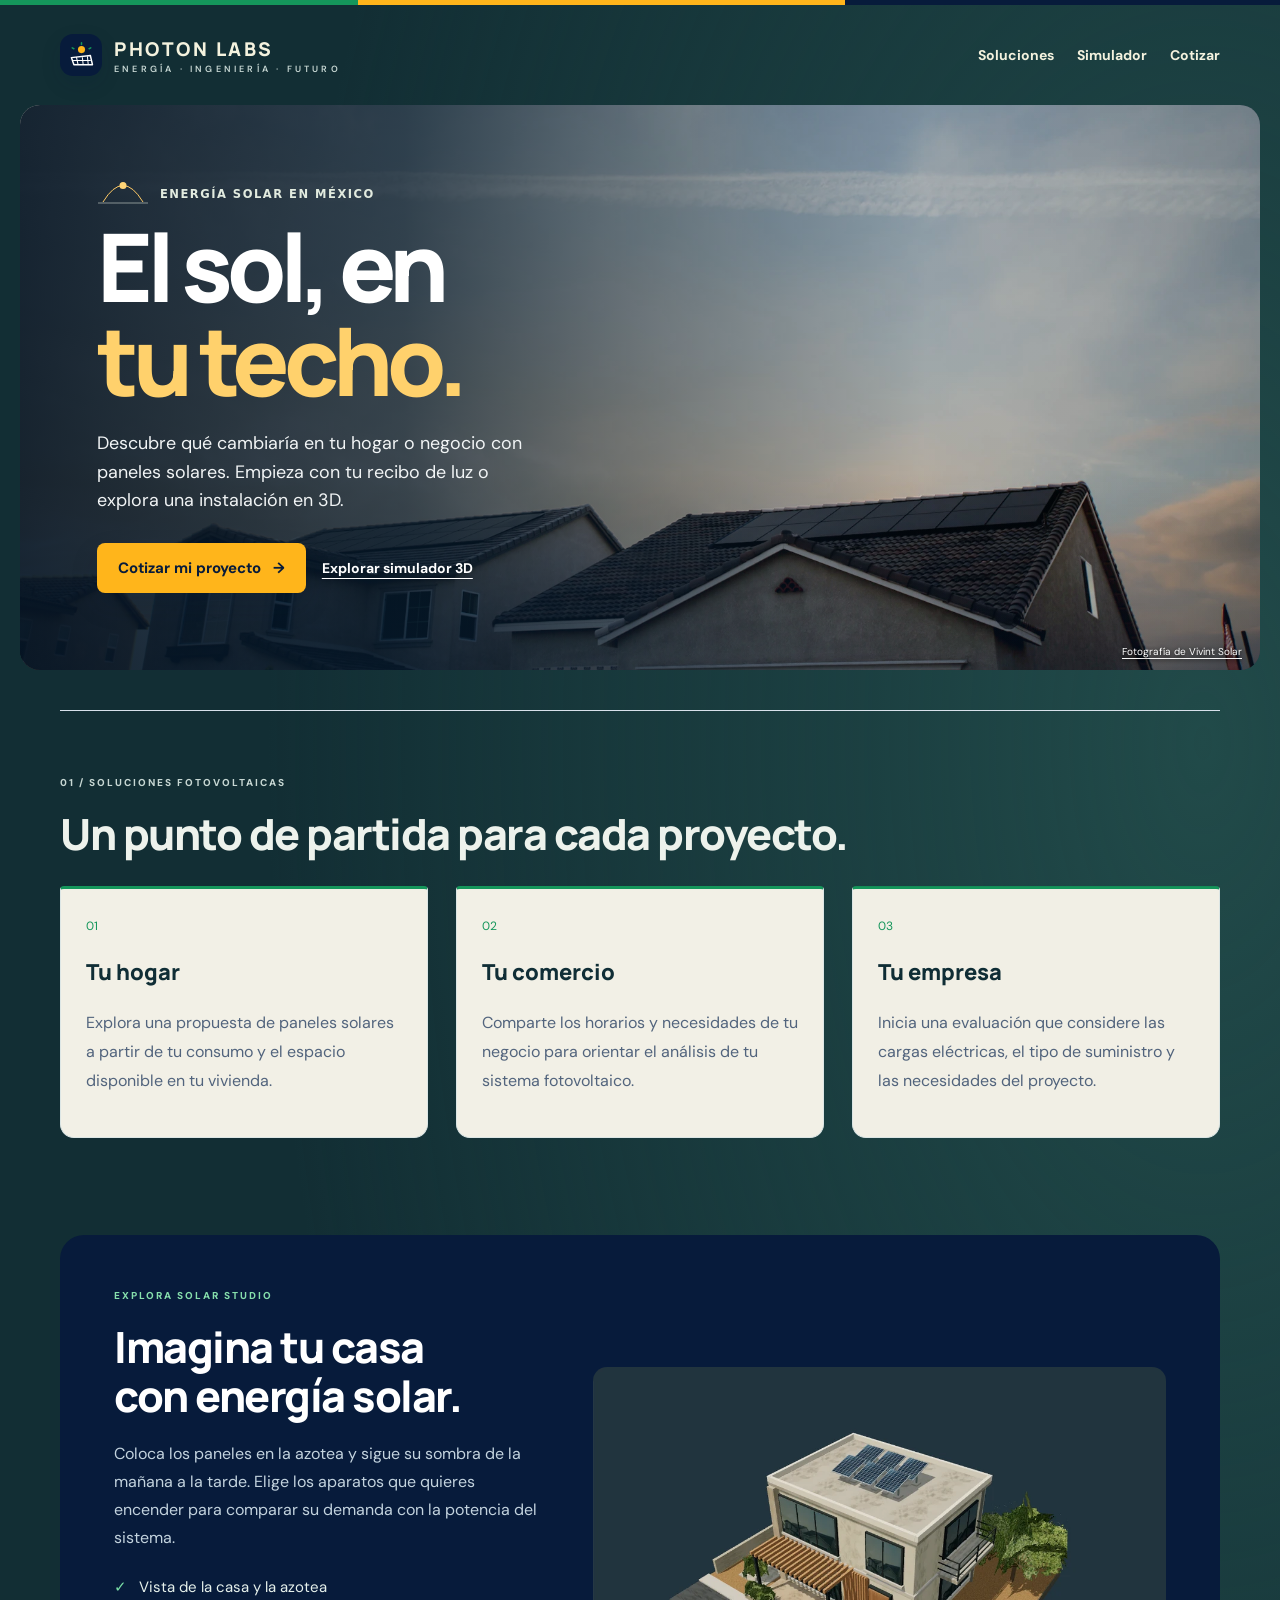
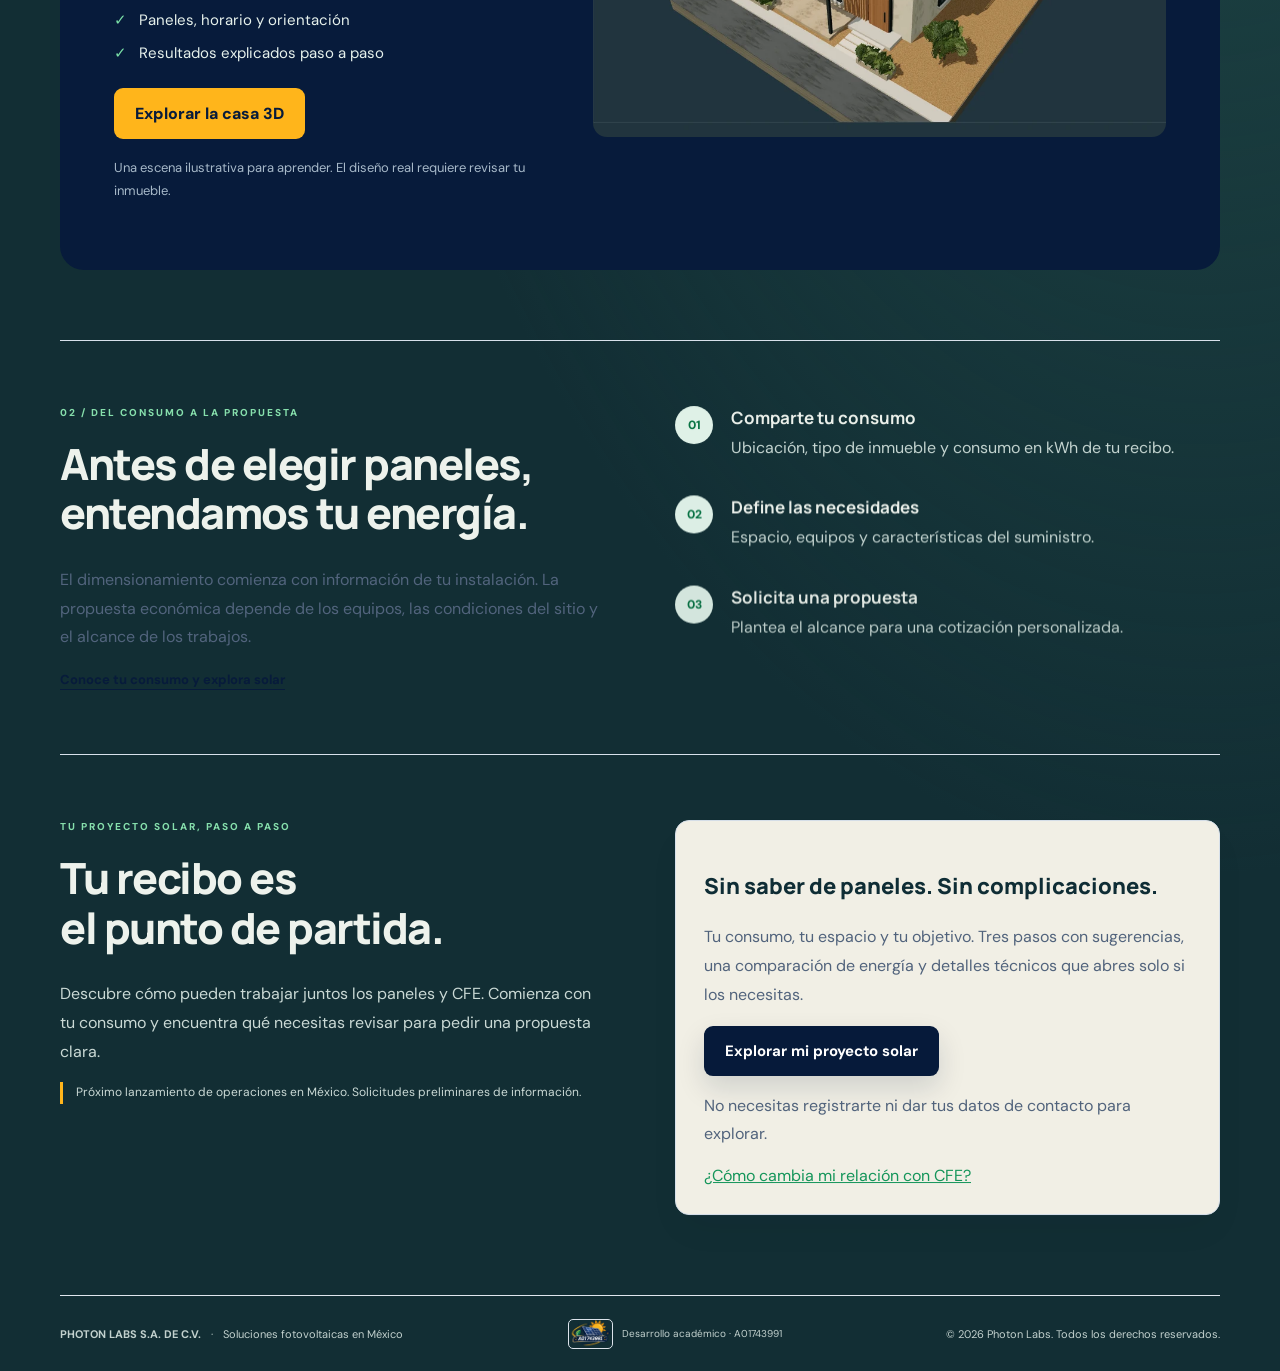
<file: index.html>
<!doctype html>
<html lang="es">
<head>
  <meta charset="utf-8">
  <meta name="viewport" content="width=device-width, initial-scale=1">
  <meta name="theme-color" content="#071b3b">
  <meta name="description" content="Photon Labs: soluciones de energía solar con ingeniería, análisis y respaldo técnico. Muy pronto iniciamos operaciones en México.">
  <title>Photon Labs | Soluciones solares</title>
  <link rel="preconnect" href="https://fonts.googleapis.com">
  <link rel="preconnect" href="https://fonts.gstatic.com" crossorigin>
  <link href="https://fonts.googleapis.com/css2?family=DM+Sans:wght@400;500;600;700&family=Manrope:wght@400;500;600;700;800&display=swap" rel="stylesheet">
  <style>
    :root{--navy:#071b3b;--navy2:#0b2b55;--gold:#ffb51b;--green:#15965b;--paper:#f4f7fb;--ink:#10233f;--muted:#61718a}
    *{box-sizing:border-box}
    html{scroll-behavior:smooth}
    body{margin:0;background:var(--paper);color:var(--ink);font-family:"DM Sans",sans-serif}
    .page{min-height:100vh;overflow:hidden;position:relative;background:
      radial-gradient(ellipse at 82% 35%,rgba(255,181,27,.12),transparent 30%),
      radial-gradient(ellipse at 12% 82%,rgba(21,150,91,.08),transparent 26%),var(--paper)}
    .topline{height:5px;background:linear-gradient(90deg,var(--green) 0 28%,var(--gold) 28% 66%,var(--navy) 66%)}
    header{width:min(1160px,calc(100% - 48px));margin:auto;height:100px;display:flex;align-items:center;justify-content:space-between;position:relative;z-index:2}
    .brand{display:flex;align-items:center;gap:12px;text-decoration:none;color:var(--navy)}
    .brand-mark{width:42px;height:42px;border-radius:13px;background:var(--navy);display:grid;place-items:center;box-shadow:0 8px 20px #071b3b22}
    .brand-mark svg{width:27px;height:27px}
    .brand-name{font:800 19px "Manrope",sans-serif;letter-spacing:2.5px}
    .brand-name span{display:block;color:var(--muted);font:600 9px "DM Sans",sans-serif;letter-spacing:3.2px;margin-top:1px}
    .status{display:flex;align-items:center;gap:9px;color:#53647c;font-size:12px;font-weight:700;letter-spacing:1.2px;text-transform:uppercase}
    .pulse{width:8px;height:8px;background:var(--green);border-radius:50%;box-shadow:0 0 0 5px #15965b18}
    main{width:min(1160px,calc(100% - 48px));margin:0 auto;min-height:calc(100vh - 180px);display:grid;grid-template-columns:1.05fr .95fr;align-items:center;gap:36px;padding:40px 0 65px;position:relative;z-index:1}
    .eyebrow{display:inline-flex;align-items:center;gap:10px;color:var(--green);font-size:11px;font-weight:800;letter-spacing:2.5px;text-transform:uppercase;margin-bottom:24px}
    .eyebrow:before{content:"";width:28px;height:2px;background:var(--green)}
    h1{font:800 clamp(48px,6.5vw,82px)/.99 "Manrope",sans-serif;letter-spacing:-4.5px;color:var(--navy);margin:0;max-width:680px}
    h1 .soon{display:block;color:var(--gold);text-shadow:0 7px 22px #ffb51b22}
    .lead{font-size:17px;line-height:1.8;color:#52647d;max-width:550px;margin:28px 0 30px}
    .lead strong{color:var(--navy);font-weight:700}
    .actions{display:flex;align-items:center;gap:16px;flex-wrap:wrap}
    .cta{display:inline-flex;align-items:center;gap:12px;padding:15px 21px;border-radius:9px;background:var(--navy);color:#fff;text-decoration:none;font-size:13px;font-weight:700;box-shadow:0 12px 28px #071b3b24;transition:transform .2s,background .2s}
    .cta:hover{transform:translateY(-3px);background:var(--navy2)}
    .cta svg{width:16px;height:16px}
    .note{font-size:12px;color:#7b899d}
    footer{width:min(1160px,calc(100% - 48px));margin:auto;border-top:1px solid #dfe6ee;min-height:76px;display:flex;justify-content:space-between;align-items:center;gap:20px;color:#8491a3;font-size:11px;position:relative;z-index:2}
    .footer-left{display:flex;align-items:center;gap:10px}
    .footer-left strong{color:#53647c}
    .student-mark{display:flex;align-items:center;gap:9px}
    .student-mark img{width:45px;height:30px;object-fit:cover;object-position:center 68%;border-radius:5px;border:1px solid #dce3eb}
    .student-mark span{font-size:10px;color:#7c899b}
    @media(prefers-reduced-motion:reduce){*,*:before,*:after{animation:none!important;scroll-behavior:auto!important;transition:none!important}}
  
    header nav{display:flex;gap:23px}header nav a{color:var(--navy);text-decoration:none;font-size:13px;font-weight:700}.secondary-link{color:var(--navy);font-size:13px;font-weight:700;text-underline-offset:5px}.commercial{width:min(1160px,calc(100% - 48px));margin:0 auto;padding:65px 0;border-top:1px solid #d8e1eb}.section-label{font-size:10px;font-weight:800;letter-spacing:2px;color:var(--green);margin-bottom:20px}h2{font:800 clamp(28px,3.4vw,43px)/1.15 "Manrope",sans-serif;letter-spacing:-1.5px;margin:0 0 28px}.solutions{display:grid;grid-template-columns:repeat(3,1fr);gap:28px}.solutions article{border-top:3px solid var(--green);padding-top:18px}.solutions span{color:var(--green);font-size:12px}.solutions h3{font:800 22px "Manrope",sans-serif}.commercial p{color:#52647d;line-height:1.8;font-size:15px}.process,.quote{display:grid;grid-template-columns:1fr 1fr;gap:70px}.process ol{margin:0;padding-left:24px}.process li{padding:8px 0 12px 12px}.process li::marker{color:var(--green);font-weight:bold}.process li p{margin:8px 0}.quote{padding-bottom:80px}.quote form{background:#fff;padding:28px;border:1px solid #d8e1eb;border-radius:14px}.quote label{display:block;font-size:12px;font-weight:700;margin-bottom:14px}.quote input,.quote select,.quote textarea{display:block;width:100%;padding:11px;margin-top:7px;border:1px solid #bccad8;border-radius:6px;font:inherit;color:var(--navy);background:white}.form-row{display:grid;grid-template-columns:1fr 1fr;gap:14px}.quote button{border:0;cursor:pointer}.launch-note{border-left:3px solid var(--gold);padding-left:13px;font-size:12px!important}a:focus-visible,input:focus-visible,textarea:focus-visible,button:focus-visible,select:focus-visible{outline:3px solid var(--green);outline-offset:4px}@media(max-width:700px){header{height:auto;padding:22px 0;flex-wrap:wrap;gap:22px}header nav{gap:17px}.solutions,.process,.quote{grid-template-columns:1fr;gap:25px}.commercial{padding:38px 0}.quote form{padding:19px}.form-row{grid-template-columns:1fr}h1{letter-spacing:-2.5px}}@media(prefers-reduced-motion:reduce){html{scroll-behavior:auto}.orbit{animation:none}.cta{transition:none}}
  .quote-start{background:white;padding:28px;border:1px solid #d8e1eb;border-radius:14px}.quote-start h3{font:800 22px Manrope,sans-serif}.quote-start>a:last-child{color:var(--green)}.quote-start .cta{font-size:15px}.commercial p{font-size:16px}header nav a{font-size:14px}@media(max-width:700px){.quote-start{padding:22px}}
.experience{width:min(1160px,calc(100% - 48px));margin:32px auto 70px;padding:54px;display:grid;grid-template-columns:.85fr 1.15fr;gap:55px;align-items:center;background:#071b3b;color:#fff;border-radius:24px;overflow:hidden}.experience h2{color:#fff;margin:0 0 20px}.experience p{font-size:16px;line-height:1.75;color:#c3d3de}.experience ul{padding:0;list-style:none;margin:25px 0}.experience li{margin:13px 0;color:#e6f1ec;font-size:15px}.experience li:before{content:'✓';color:#79dea6;margin-right:12px}.experience-button{display:inline-block;background:#ffb51b;color:#071b3b;text-decoration:none;padding:15px 21px;border-radius:9px;font-weight:800;transition:transform .2s}.experience-button:hover{transform:translateY(-3px)}.experience .experience-note{margin-top:18px;color:#a7b9c9;font-size:13px}@media(max-width:800px){.experience{grid-template-columns:1fr;padding:30px;gap:25px}}@media(max-width:500px){.experience{width:calc(100% - 32px);padding:24px;margin:24px auto 40px}}
header nav a{transition:color .2s}header nav a:hover{color:#15965b}.solutions article{background:#fff;padding:25px;border:1px solid #dce6e5;border-top:3px solid #15965b;border-radius:4px 4px 14px 14px;transition:transform .2s,box-shadow .2s}.solutions article:hover{transform:translateY(-5px);box-shadow:0 18px 34px #071b3b10}.process ol{list-style:none;counter-reset:step;padding:0}.process li{counter-increment:step;position:relative;padding:0 0 24px 56px}.process li:before{content:counter(step,decimal-leading-zero);position:absolute;left:0;top:0;background:#e0f2e8;color:#087444;border-radius:50%;width:38px;height:38px;display:grid;place-items:center;font-weight:800;font-size:12px}.process li b{font-family:Manrope,sans-serif;font-size:17px}.process li p{margin-top:5px}.quote-start{box-shadow:0 18px 40px #071b3b0c}@media(prefers-reduced-motion:reduce){.solutions article,header nav a{transition:none}}

.solar-cover{width:min(1440px,calc(100% - 40px));min-height:clamp(490px,44vw,650px);display:flex;align-items:center;isolation:isolate;overflow:hidden;padding:clamp(50px,6vw,100px);border-radius:20px;background:#14283a;color:white;margin:0 auto 40px}
.cover-photo,.solar-cover:before{position:absolute;inset:0;width:100%;height:100%;object-fit:cover;object-position:center 77%;z-index:-2}
.solar-cover:before{content:"";z-index:-1;background:linear-gradient(90deg,rgba(5,21,37,.91),rgba(6,26,43,.77) 31%,rgba(8,29,43,.12) 73%),linear-gradient(0deg,#071b3b55,transparent 35%)}
.cover-copy{max-width:520px}.cover-copy h1{color:white;font-size:clamp(60px,7.4vw,105px);letter-spacing:-.065em}.cover-copy h1 span{color:#ffd16c}
.cover-copy p{max-width:425px;color:#f1f4f5;font-size:clamp(16px,1.4vw,19px);line-height:1.6;margin:22px 0 28px}
.cover-copy .cta{background:var(--gold);color:var(--navy);border-radius:8px;font-size:15px}.cover-link{font-weight:700;color:white;text-underline-offset:5px;font-size:14px}
.photo-credit{position:absolute;bottom:12px;right:18px;font-size:10px;color:white;text-underline-offset:3px;text-shadow:0 1px 4px #000}
.studio-preview{display:block;overflow:hidden;border-radius:14px;background:#182a33}.studio-preview img{display:block;width:100%;height:auto}
@media(max-width:650px){.solar-cover{width:calc(100% - 24px);align-items:flex-end;padding:145px 24px 44px;min-height:510px}.cover-photo{object-position:65% 90%}.solar-cover:before{background:linear-gradient(0deg,#071b3bf7 0%,#071b3bcc 42%,#071b3b0a 90%)}.cover-copy h1{font-size:58px}.solar-cover .actions{gap:16px}.photo-credit{bottom:9px}.cover-copy p{margin:14px 0 20px}}
</style>
<link rel="stylesheet" href="assets/ambiente.css"><link rel="stylesheet" href="assets/movimiento.css"><script defer src="assets/gsap.min.js"></script><script defer src="assets/entradas.js"></script></head>
<body class="ambiente index"><div class="load-ray" aria-hidden="true"><i></i></div>
<div class="page">
  <div class="topline"></div>
  <header>
    <a class="brand" href="#" aria-label="Photon Labs inicio">
      <div class="brand-mark" aria-hidden="true">
        <svg viewBox="0 0 32 32" fill="none"><circle cx="16" cy="9" r="4.2" fill="#FFB51B"/><path d="M4 18.5 26.5 16 29 27H7L4 18.5Z" stroke="#fff" stroke-width="1.7" stroke-linejoin="round"/><path d="m10 18 2 9m5-9 1 9m5-10 1 10M6 22h21" stroke="#fff" stroke-width="1.2"/><path d="M16 1v2M5 7l2 1M27 7l-2 1" stroke="#15965B" stroke-width="1.8" stroke-linecap="round"/></svg>
      </div>
      <div class="brand-name">PHOTON LABS<span>ENERGÍA · INGENIERÍA · FUTURO</span></div>
    </a>
    <nav aria-label="Principal"><a href="#soluciones">Soluciones</a><a href="simulador.html">Simulador</a><a href="cotizador.html">Cotizar</a></nav>
  </header>

  <main class="solar-cover">
    <img class="cover-photo" src="assets/techos-solares.webp" width="1800" height="1200" fetchpriority="high" alt="Paneles solares sobre los tejados de dos viviendas al atardecer">
    <section class="cover-copy">
      <div class="solar-sign"><svg aria-hidden="true" viewBox="0 0 52 24" width="52" height="24"><path class="horizon" d="M1 21h50"/><path class="orbit-line" pathLength="1" d="M6 20Q26 -13 46 20"/><g class="orbit-sun"><circle cx="0" cy="0" r="3.5"/></g></svg><span>Energía solar en México</span></div><h1>El sol, en<br><span>tu techo.</span></h1>
      <p>Descubre qué cambiaría en tu hogar o negocio con paneles solares. Empieza con tu recibo de luz o explora una instalación en 3D.</p>
      <div class="actions">
        <a class="cta" href="cotizador.html">Cotizar mi proyecto <span aria-hidden="true">→</span></a>
        <a class="cover-link" href="simulador.html">Explorar simulador 3D</a>
      </div>
    </section>
    <a class="photo-credit" href="https://unsplash.com/photos/_ciUqT1HEuY">Fotografía de Vivint Solar</a>
  </main>


<section class="commercial" id="soluciones"><div class="section-label">01 / SOLUCIONES FOTOVOLTAICAS</div><h2>Un punto de partida para cada proyecto.</h2><div class="solutions"><article><span>01</span><h3>Tu hogar</h3><p>Explora una propuesta de paneles solares a partir de tu consumo y el espacio disponible en tu vivienda.</p></article><article><span>02</span><h3>Tu comercio</h3><p>Comparte los horarios y necesidades de tu negocio para orientar el análisis de tu sistema fotovoltaico.</p></article><article><span>03</span><h3>Tu empresa</h3><p>Inicia una evaluación que considere las cargas eléctricas, el tipo de suministro y las necesidades del proyecto.</p></article></div></section>
<section class="experience" aria-labelledby="experience-title"><div class="experience-copy"><div class="section-label">EXPLORA SOLAR STUDIO</div><h2 id="experience-title">Imagina tu casa<br>con energía solar.</h2><p>Coloca los paneles en la azotea y sigue su sombra de la mañana a la tarde. Elige los aparatos que quieres encender para comparar su demanda con la potencia del sistema.</p><ul><li>Vista de la casa y la azotea</li><li>Paneles, horario y orientación</li><li>Resultados explicados paso a paso</li></ul><a class="experience-button" href="simulador.html">Explorar la casa 3D</a><p class="experience-note">Una escena ilustrativa para aprender. El diseño real requiere revisar tu inmueble.</p></div><a class="studio-preview" href="simulador.html" aria-label="Abrir la casa interactiva en Solar Studio"><img src="assets/vista-estudio.webp" width="960" height="620" loading="lazy" alt="Vista del modelo editable de la casa con los paneles montados en la azotea"></a></section>
<section class="commercial process"><div><div class="section-label">02 / DEL CONSUMO A LA PROPUESTA</div><h2>Antes de elegir paneles,<br>entendamos tu energía.</h2><p>El dimensionamiento comienza con información de tu instalación. La propuesta económica depende de los equipos, las condiciones del sitio y el alcance de los trabajos.</p><a class="secondary-link" href="cotizador.html">Conoce tu consumo y explora solar</a></div><ol><li><b>Comparte tu consumo</b><p>Ubicación, tipo de inmueble y consumo en kWh de tu recibo.</p></li><li><b>Define las necesidades</b><p>Espacio, equipos y características del suministro.</p></li><li><b>Solicita una propuesta</b><p>Plantea el alcance para una cotización personalizada.</p></li></ol></section>
<section class="commercial quote" id="cotizar"><div><div class="section-label">TU PROYECTO SOLAR, PASO A PASO</div><h2>Tu recibo es<br>el punto de partida.</h2><p>Descubre cómo pueden trabajar juntos los paneles y CFE. Comienza con tu consumo y encuentra qué necesitas revisar para pedir una propuesta clara.</p><p class="launch-note">Próximo lanzamiento de operaciones en México. Solicitudes preliminares de información.</p></div><div class="quote-start"><h3>Sin saber de paneles. Sin complicaciones.</h3><p>Tu consumo, tu espacio y tu objetivo. Tres pasos con sugerencias, una comparación de energía y detalles técnicos que abres solo si los necesitas.</p><a class="cta" href="cotizador.html">Explorar mi proyecto solar</a><p>No necesitas registrarte ni dar tus datos de contacto para explorar.</p><a href="cotizador.html#cfe">¿Cómo cambia mi relación con CFE?</a></div></section>
  <footer>
    <div class="footer-left"><strong>PHOTON LABS S.A. DE C.V.</strong><span>·</span><span>Soluciones fotovoltaicas en México</span></div>
    <div class="student-mark"><img src="assets/emblema-a01743991.png" alt="Emblema académico A01743991"><span>Desarrollo académico · A01743991</span></div>
    <span>© 2026 Photon Labs. Todos los derechos reservados.</span>
  </footer>
</div>
</body>
</html>
</file>
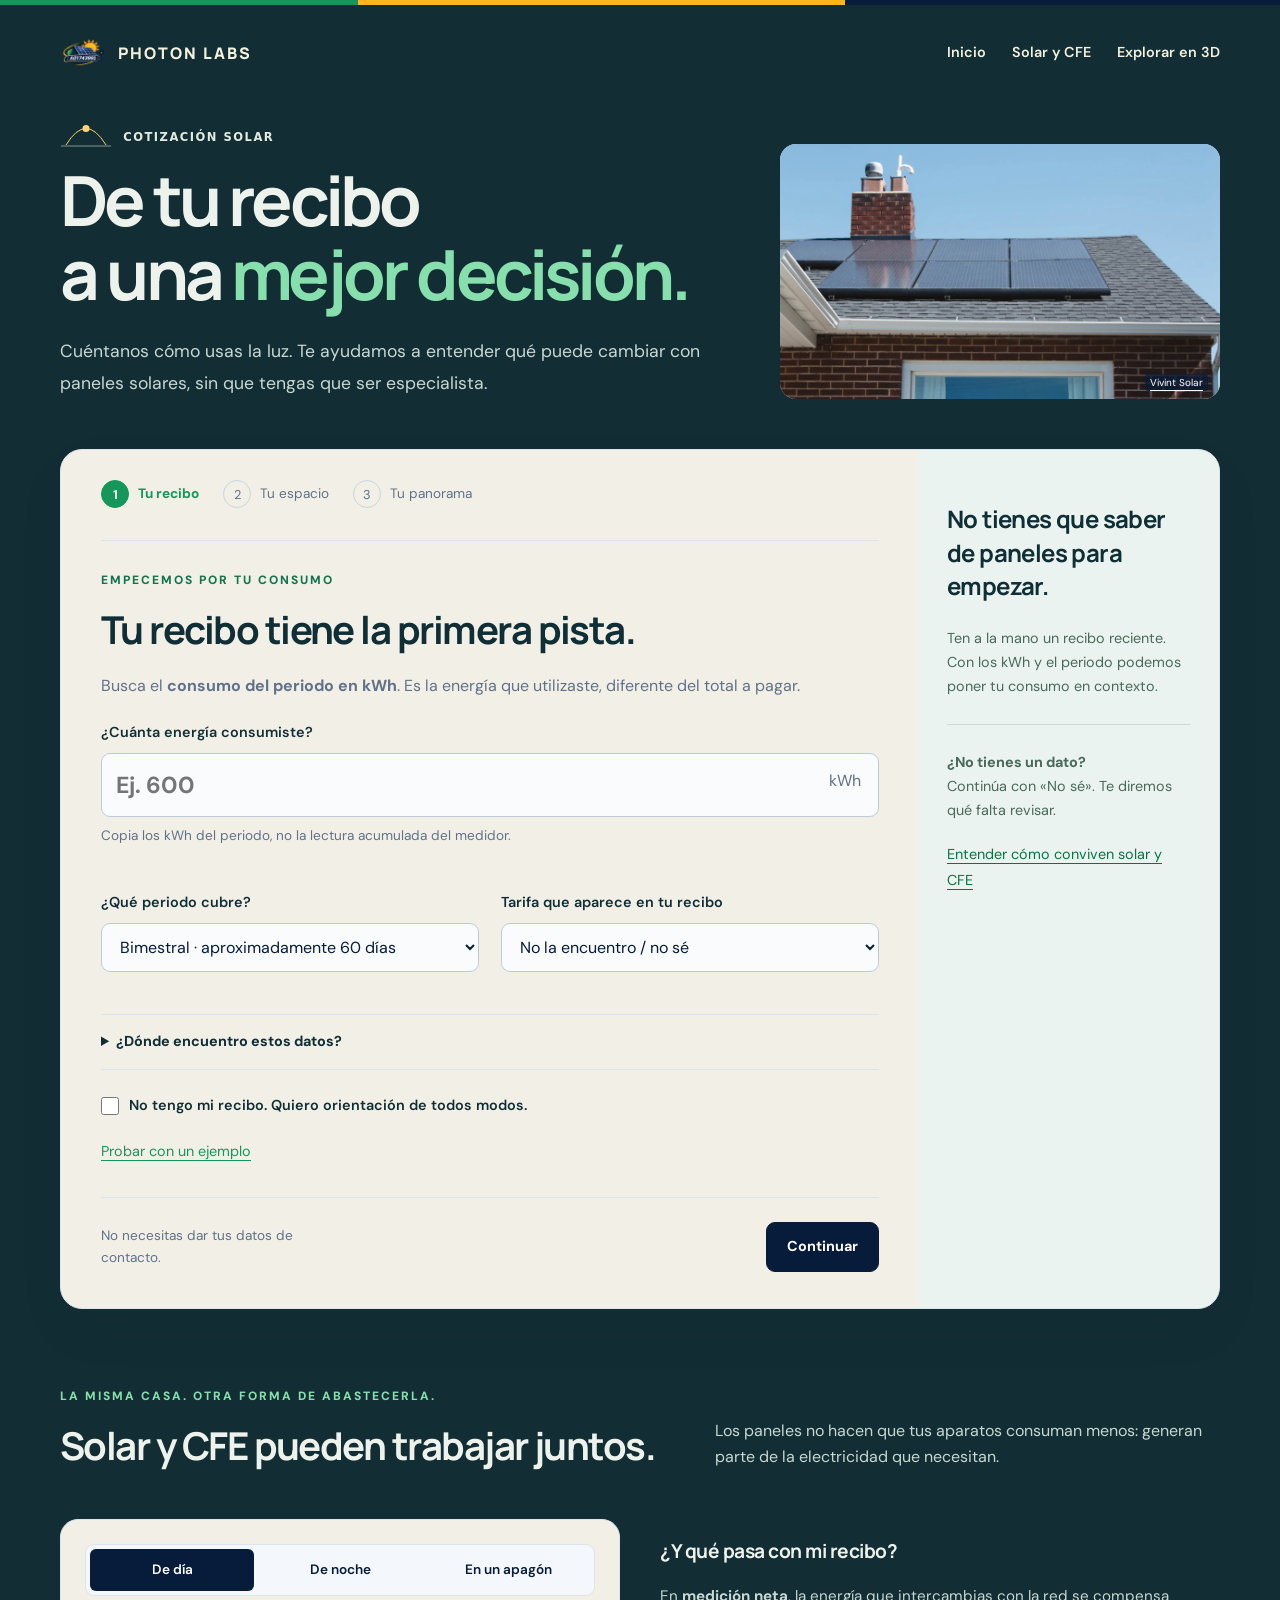
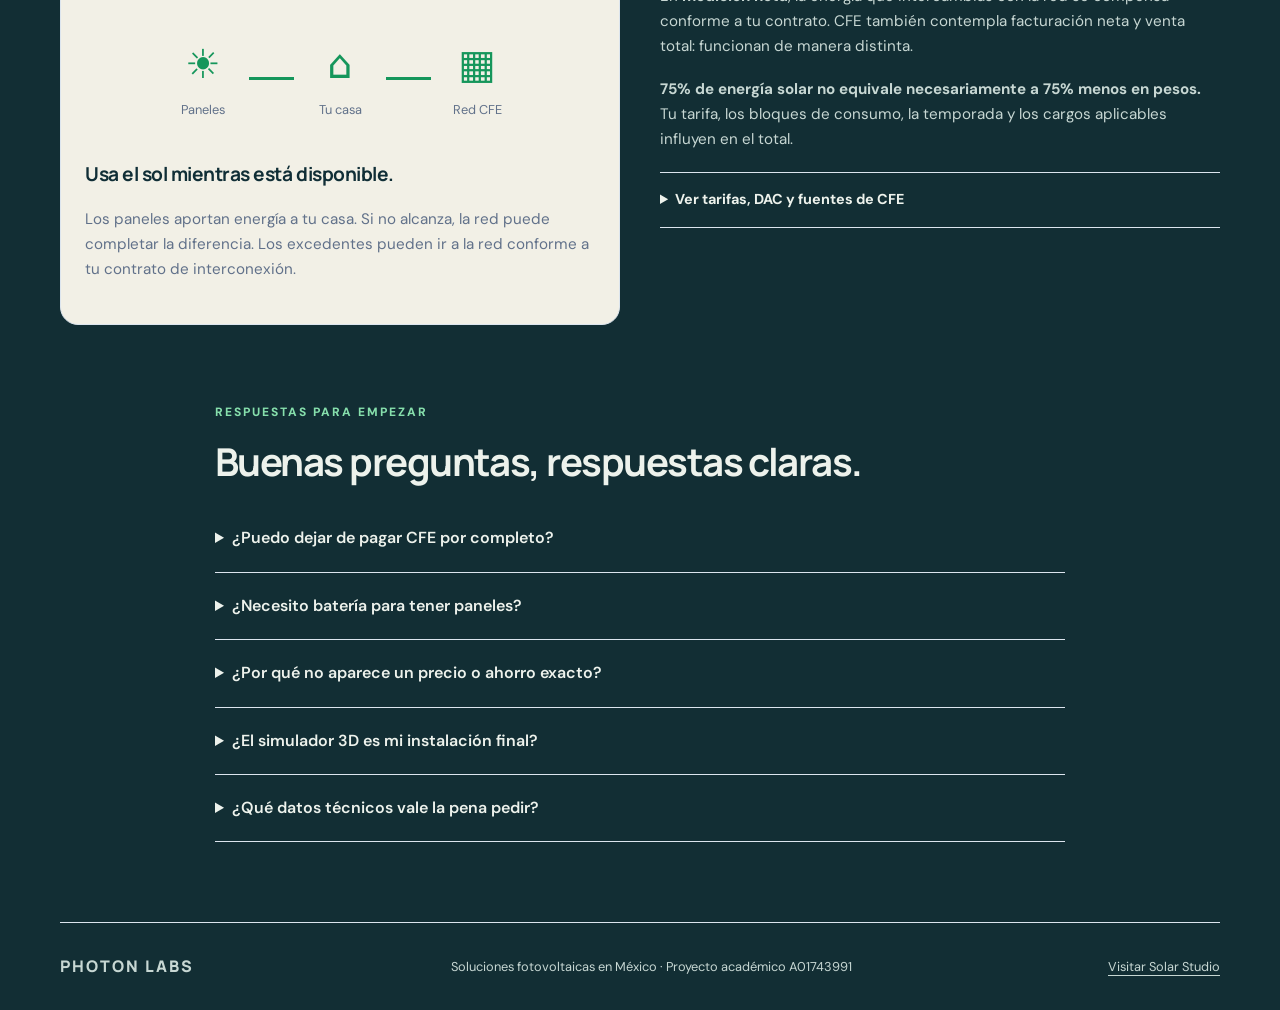
<file: cotizador.html>
<!doctype html>
<html lang="es">
<head>
  <meta charset="utf-8"><meta name="viewport" content="width=device-width,initial-scale=1">
  <meta name="theme-color" content="#071b3b">
  <meta name="description" content="Explora tu consumo de CFE y prepara una solicitud solar en tres pasos, con ayuda y sin conocimientos técnicos.">
  <title>Tu proyecto solar | Photon Labs</title>
  <link rel="icon" href="assets/emblema-a01743991.png">
  <link rel="preconnect" href="https://fonts.googleapis.com"><link rel="preconnect" href="https://fonts.gstatic.com" crossorigin>
  <link href="https://fonts.googleapis.com/css2?family=DM+Sans:wght@400;500;600;700&family=Manrope:wght@500;600;700;800&display=swap" rel="stylesheet">
  <link rel="stylesheet" href="assets/cotizador.css">
  <script src="assets/cotizador.js" defer></script>
<link rel="stylesheet" href="assets/ambiente.css"><link rel="stylesheet" href="assets/movimiento.css"><script defer src="assets/gsap.min.js"></script><script defer src="assets/entradas.js"></script></head>
<body class="ambiente cotizador"><div class="load-ray" aria-hidden="true"><i></i></div>
  <div class="topline"></div>
  <header class="site-header"><a class="brand" href="index.html"><img src="assets/emblema-a01743991.png" alt=""><span>PHOTON LABS</span></a><nav aria-label="Principal"><a href="index.html">Inicio</a><a href="#cfe">Solar y CFE</a><a href="simulador.html">Explorar en 3D</a></nav></header>
  <main>
    <section class="hero"><div><div class="solar-sign"><svg aria-hidden="true" viewBox="0 0 52 24" width="52" height="24"><path class="horizon" d="M1 21h50"/><path class="orbit-line" pathLength="1" d="M6 20Q26 -13 46 20"/><g class="orbit-sun"><circle cx="0" cy="0" r="3.5"/></g></svg><span>Cotización solar</span></div><h1>De tu recibo<br>a una <span>mejor decisión.</span></h1><p class="lead">Cuéntanos cómo usas la luz. Te ayudamos a entender qué puede cambiar con paneles solares, sin que tengas que ser especialista.</p></div><figure class="quote-photo"><img src="assets/casa-fotovoltaica.webp" width="950" height="1425" alt="Paneles solares sobre una vivienda de ladrillo"><figcaption><a href="https://unsplash.com/photos/9CalgkSRZb8">Vivint Solar</a></figcaption></figure></section>
    <section class="planner" aria-labelledby="planner-title">
      <div class="planner-main">
        <h2 id="planner-title" class="sr-only">Prepara tu proyecto solar</h2>
        <ol class="steps" aria-label="Progreso"><li aria-current="step"><span>1</span>Tu recibo</li><li><span>2</span>Tu espacio</li><li><span>3</span>Tu panorama</li></ol>
        <form id="planner-form" novalidate>
          <section data-step="0" aria-labelledby="step-title-0">
            <p class="eyebrow">EMPECEMOS POR TU CONSUMO</p><h2 id="step-title-0" tabindex="-1">Tu recibo tiene la primera pista.</h2><p class="muted">Busca el <strong>consumo del periodo en kWh</strong>. Es la energía que utilizaste, diferente del total a pagar.</p>
            <div class="field"><label for="consumption">¿Cuánta energía consumiste?</label><div class="input-unit"><input id="consumption" type="number" min="0" max="100000" step="any" inputmode="decimal" placeholder="Ej. 600" aria-describedby="consumption-help"><span>kWh</span></div><small id="consumption-help">Copia los kWh del periodo, no la lectura acumulada del medidor.</small></div>
            <div class="fields"><div class="field"><label for="period">¿Qué periodo cubre?</label><select id="period"><option value="60">Bimestral · aproximadamente 60 días</option><option value="30">Mensual · aproximadamente 30 días</option><option value="custom">Otro número de días</option></select></div><div class="field" id="custom-days-field" hidden><label for="days">Días facturados</label><input id="days" type="number" min="1" max="366" step="1" value="60"></div><div class="field"><label for="tariff">Tarifa que aparece en tu recibo</label><select id="tariff"><option value="unknown">No la encuentro / no sé</option><option>1</option><option>1A</option><option>1B</option><option>1C</option><option>1D</option><option>1E</option><option>1F</option><option>DAC</option><option value="business">Comercial / otra</option></select></div></div>
            <details class="help"><summary>¿Dónde encuentro estos datos?</summary><div class="receipt"><div><strong>CFE · guía de lectura</strong><span>Ejemplo ilustrativo, no es un recibo real</span></div><p>Consumo del periodo <b>600 kWh</b></p><p>Periodo facturado <b>60 días</b></p><p>Tarifa <b>La de tu recibo</b></p></div><p>Busca «consumo» o el total de kWh facturados. Si tienes seis recibos bimestrales, consérvalos: ayudan a revisar cómo cambia tu consumo durante el año. La tarifa suele aparecer junto a los datos del servicio.</p></details>
            <label class="check"><input id="no-bill" type="checkbox">No tengo mi recibo. Quiero orientación de todos modos.</label>
            <div class="example-row"><button type="button" id="use-example" class="text-button">Probar con un ejemplo</button><span id="example-label" class="tag" hidden>Ejemplo: 600 kWh en 60 días</span></div>
            <p class="form-error" id="error-0" role="alert"></p>
            <div class="form-actions"><span class="small-note">No necesitas dar tus datos de contacto.</span><button type="button" class="button" data-next>Continuar</button></div>
          </section>
          <section data-step="1" aria-labelledby="step-title-1" hidden>
            <p class="eyebrow">DISEÑADO ALREDEDOR DE TI</p><h2 id="step-title-1" tabindex="-1">¿Qué esperas de tu sistema?</h2><p class="muted">No necesitas medir el techo todavía. «No sé» también nos ayuda a identificar qué revisar.</p>
            <fieldset class="choice-group"><legend>Mi prioridad es…</legend><div class="choice-grid"><label class="choice"><input type="radio" name="goal" value="saving" checked><strong>Reducir mi recibo</strong><span>Explorar solar conectado a CFE.</span></label><label class="choice"><input type="radio" name="goal" value="backup"><strong>Tener respaldo</strong><span>Revisar equipos esenciales durante apagones.</span></label><label class="choice"><input type="radio" name="goal" value="help"><strong>Que me orienten</strong><span>Entender qué opción tiene sentido.</span></label></div></fieldset>
            <p class="tip" id="goal-tip">Sugerencia: empieza con el consumo de todo un año antes de elegir cuántos paneles comprar.</p>
            <div class="fields"><div class="field"><label for="project-type">Tipo de proyecto</label><select id="project-type"><option>Hogar</option><option>Comercio</option><option>Empresa</option></select></div><div class="field"><label for="city">Ciudad y estado (opcional)</label><input id="city" maxlength="100" autocomplete="address-level2" placeholder="Ej. Culiacán, Sinaloa"><small>Para ubicar tu solicitud; no usamos esta entrada como dato de radiación.</small></div><div class="field"><label for="roof">¿Tu techo recibe sombras?</label><select id="roof"><option value="unknown">No lo sé todavía</option><option value="clear">Casi ninguna</option><option value="partial">Parte del día</option><option value="heavy">Buena parte del día</option></select></div><div class="field"><label for="ownership">¿Puedes usar la azotea?</label><select id="ownership"><option value="unknown">Necesito confirmarlo</option><option value="own">Sí, es propia / tengo autorización</option><option value="rent">Es rentada o compartida</option></select></div></div>
            <details class="help"><summary>¿Qué debo revisar en mi techo?</summary><p>Árboles, tinacos y edificios cercanos pueden dar sombra. También importan la estructura, la impermeabilización y los accesos. Si rentas o compartes azotea, confirma la autorización. No subas al techo para completar esta guía.</p></details>
            <div class="form-actions"><button type="button" class="button secondary" data-back>Anterior</button><button type="button" class="button" data-next>Ver mi panorama</button></div>
          </section>
          <section data-step="2" aria-labelledby="step-title-2" hidden>
            <p class="eyebrow">UN PUNTO DE PARTIDA, SIN COMPLICACIONES</p><h2 id="step-title-2" tabindex="-1">Así podría cambiar tu energía.</h2><p class="muted" id="result-intro"></p>
            <div id="energy-result">
              <fieldset class="choice-group coverage"><legend>Elige una meta para explorar</legend><div class="segments"><label><input type="radio" name="coverage" value="50"><span>Cubrir 50%</span></label><label><input type="radio" name="coverage" value="75" checked><span>Cubrir 75%</span></label><label><input type="radio" name="coverage" value="90"><span>Cubrir 90%</span></label></div></fieldset>
              <p class="small-note">Es una meta de energía, no una predicción de generación ni de ahorro en pesos.</p>
              <div class="comparison" aria-live="polite" aria-atomic="true">
                <div class="compare-row"><div><span>Hoy · solo CFE</span><strong id="before-energy"></strong></div><div class="energy-bar"><span class="grid-part" style="width:100%"></span></div></div>
                <div class="compare-row"><div><span>Meta · solar + CFE</span><strong id="after-energy"></strong></div><div class="energy-bar"><span class="sun-part" id="solar-bar"></span><span class="grid-part" id="grid-bar"></span></div></div>
                <div class="legend"><span><i class="solar-key"></i><span id="solar-legend"></span></span><span><i class="grid-key"></i><span id="grid-legend"></span></span></div>
              </div>
              <p class="tip">Tu casa seguiría usando la misma energía. El cambio sería cuánto aportan los paneles y cuánto queda por cubrir con la red, bajo un esquema de medición neta aprobado.</p>
              <div class="size-card"><div><span class="eyebrow">ESCENARIO DE TAMAÑO</span><h3 id="size-result"></h3><p id="size-explanation"></p></div><span class="size-icon" aria-hidden="true">☀</span></div>
              <p class="small-note">Este rango usa condiciones de sol supuestas, no mediciones de tu ciudad. Consulta los supuestos en los datos técnicos; tu instalación puede necesitar otra cantidad.</p>
            </div>
            <div class="tip" id="no-data-result" hidden>Sin los kWh de tu recibo todavía no podemos calcular una referencia de tamaño. Sí puedes preparar tu solicitud y reunir tus recibos para continuar.</div>
            <div class="advice" id="personal-advice" aria-live="polite"></div>
            <details class="technical"><summary>Ver datos técnicos y cómo se obtiene este escenario</summary><div id="technical-result"></div><p>Usamos 4–6 horas sol pico al día y un factor global de 80% como supuestos de exploración, sin validar el recurso solar local. No son valores publicados por CFE ni un rango garantizado para México.</p><p>La energía orientativa es capacidad (kWp) × horas sol pico × días × factor global. Las horas sol pico representan irradiación equivalente a 1,000 W/m²; no son las horas entre amanecer y atardecer. Este modelo simplificado no consulta clima, no evalúa sombras ni dimensiona inversor, baterías, estructura o protecciones.</p><p>El escenario muestra un balance del periodo con medición neta: no predice el flujo de energía hora por hora. No calcula cargos de CFE, retorno de inversión ni una salida de DAC. Tampoco está vinculado al escenario instantáneo del visor 3D.</p><p>Los 550 Wp por panel son una referencia numérica editable, sin modelo, dimensiones o precio comercial asociados.</p><div class="field"><label for="module-watts">Potencia de referencia por panel (Wp)</label><input id="module-watts" type="number" min="100" max="1000" step="1" value="550"><small>No cambia tu consumo ni la meta; solo el número orientativo de paneles.</small></div><p id="module-error" class="form-error" role="alert"></p></details>
            <div class="next-review"><h3>Esto debe incluir tu cotización final</h3><ul><li>Equipos con marca, modelo, potencia y garantías por escrito.</li><li>Generación anual por ubicación, sombras y consumo de tus recibos.</li><li>Instalación, estructura, protecciones e interconexión desglosadas.</li><li>Precio total con impuestos, condiciones de pago y exclusiones.</li><li>Si buscas respaldo: cargas, autonomía y batería compatibles.</li></ul><p class="small-note">El precio y el ahorro en pesos quedan pendientes de esa revisión. Aquí no se genera una oferta comercial.</p></div>
            <div class="form-actions"><button type="button" class="button secondary" data-back>Editar mi espacio</button><a class="button" href="#request">Preparar mi solicitud</a></div>
          </section>
        </form>
      </div>
      <aside class="planner-aside"><h3>No tienes que saber de paneles para empezar.</h3><p id="side-tip">Ten a la mano un recibo reciente. Con los kWh y el periodo podemos poner tu consumo en contexto.</p><div class="aside-rule"></div><p><strong>¿No tienes un dato?</strong><br>Continúa con «No sé». Te diremos qué falta revisar.</p><a href="#cfe">Entender cómo conviven solar y CFE</a></aside>
    </section>
    <section class="section" id="cfe" aria-labelledby="cfe-title"><div class="section-heading"><div><p class="eyebrow">LA MISMA CASA. OTRA FORMA DE ABASTECERLA.</p><h2 id="cfe-title">Solar y CFE pueden trabajar juntos.</h2></div><p>Los paneles no hacen que tus aparatos consuman menos: generan parte de la electricidad que necesitan.</p></div>
      <div class="cfe-layout"><div class="flow-card"><div class="segments flow-controls" role="group" aria-label="Elige una situación"><button type="button" data-flow="day" aria-pressed="true">De día</button><button type="button" data-flow="night" aria-pressed="false">De noche</button><button type="button" data-flow="outage" aria-pressed="false">En un apagón</button></div><div class="flow-picture" aria-hidden="true"><div id="flow-sun">☀<small>Paneles</small></div><span class="flow-line" id="line-solar"></span><div>⌂<small>Tu casa</small></div><span class="flow-line" id="line-grid"></span><div>▦<small>Red CFE</small></div></div><h3 id="flow-title">Usa el sol mientras está disponible.</h3><p id="flow-text" aria-live="polite">Los paneles aportan energía a tu casa. Si no alcanza, la red puede completar la diferencia. Los excedentes pueden ir a la red conforme a tu contrato de interconexión.</p></div><div class="cfe-copy"><h3>¿Y qué pasa con mi recibo?</h3><p>En <strong>medición neta</strong>, la energía que intercambias con la red se compensa conforme a tu contrato. CFE también contempla facturación neta y venta total: funcionan de manera distinta.</p><p><strong>75% de energía solar no equivale necesariamente a 75% menos en pesos.</strong> Tu tarifa, los bloques de consumo, la temporada y los cargos aplicables influyen en el total.</p><details class="help"><summary>Ver tarifas, DAC y fuentes de CFE</summary><p>Copia la tarifa de tu recibo; no la deduzcas de la ciudad. Las domésticas incluyen 1, 1A–1F y DAC. CFE determina DAC con el promedio mensual de los últimos 365 días facturados, no con un solo recibo.</p><div class="table-scroll"><table><caption>Límite de consumo mensual promedio para DAC, según CFE</caption><thead><tr><th>Tarifa</th><th>kWh/mes</th></tr></thead><tbody><tr><td>1</td><td>250</td></tr><tr><td>1A</td><td>300</td></tr><tr><td>1B</td><td>400</td></tr><tr><td>1C</td><td>850</td></tr><tr><td>1D</td><td>1,000</td></tr><tr><td>1E</td><td>2,000</td></tr><tr><td>1F</td><td>2,500</td></tr></tbody></table></div><p>Superar el límite promedio puede implicar DAC, sin subsidio. Esta guía no determina tu clasificación ni garantiza un cambio de tarifa.</p><ul class="source-list"><li><a href="https://www.cfe.gob.mx/hogar/infcliente/Documents/tarifaaltoconsumo.pdf" target="_blank" rel="noopener">CFE · explicación y límites DAC</a></li><li><a href="https://www.cfe.gob.mx/hogar/nuevocontrato/Documents/contratacionconinterconexion.pdf" target="_blank" rel="noopener">CFE · contratos de interconexión</a></li><li><a href="https://app.cfe.mx/Libros/LIBRO_Somos_mas_que_ahorro.pdf" target="_blank" rel="noopener">CFE · modelos de contratos y medición neta</a></li><li><a href="https://www.gob.mx/conuee/acciones-y-programas/tarifa-electrica" target="_blank" rel="noopener">Conuee · tarifas domésticas</a></li></ul><p class="small-note">Fuentes consultadas el 23 de noviembre de 2026. Las cuotas vigentes deben comprobarse para el periodo de tu recibo; no se ha fijado aquí un precio universal por kWh.</p></details></div></div>
    </section>
    <section class="request-section section" id="request" hidden><div><p class="eyebrow">EL SIGUIENTE PASO</p><h2>Convirtamos tus dudas<br>en una solicitud clara.</h2><p>Tu resumen incluirá consumo, objetivo y pendientes. Puedes descargarlo sin dejar datos personales.</p><button type="button" id="download-summary" class="button secondary">Descargar mi resumen</button><p class="small-note">Próximo lanzamiento de operaciones en México. Solicitud preliminar, sin compromiso de compra.</p></div><form id="contact-form"><div class="field"><label for="contact-name">Tu nombre</label><input id="contact-name" autocomplete="name" maxlength="100" required></div><div class="field"><label for="contact-email">Tu correo</label><input id="contact-email" type="email" autocomplete="email" maxlength="150" required></div><div class="field"><label for="comments">¿Qué más debemos considerar? (opcional)</label><textarea id="comments" rows="3" maxlength="1500" placeholder="Ej. Quiero agregar un aire acondicionado el próximo año."></textarea></div><p class="small-note">Al continuar se abre tu aplicación de correo para que revises el mensaje dirigido a contacto@photonlabs.mx. No se envía automáticamente ni se adjunta tu recibo. Estos formularios no guardan tus datos en un servidor.</p><button class="button" type="submit">Preparar correo de solicitud</button><p id="contact-status" role="status"></p></form></section>
    <section class="section faq"><p class="eyebrow">RESPUESTAS PARA EMPEZAR</p><h2>Buenas preguntas, respuestas claras.</h2><details><summary>¿Puedo dejar de pagar CFE por completo?</summary><p>No lo damos por hecho. Un sistema conectado a la red puede reducir la energía a facturar, pero pueden permanecer mínimos, impuestos y otros cargos. La propuesta debe revisar tu tarifa y contrato.</p></details><details><summary>¿Necesito batería para tener paneles?</summary><p>No siempre. Para explorar reducción del recibo se puede estudiar un sistema conectado a la red. Para respaldo en apagones se necesita una solución diseñada para ello: inversor compatible, almacenamiento y circuitos esenciales, entre otros elementos.</p></details><details><summary>¿Por qué no aparece un precio o ahorro exacto?</summary><p>Faltan la revisión del techo, equipos, instalación y tarifa. Presentar un precio cerrado o un retorno sin esos datos podría llevarte a una mala decisión. El resumen te ayuda a pedir una cotización completa y comparable.</p></details><details><summary>¿El simulador 3D es mi instalación final?</summary><p>No. Es una experiencia educativa para explorar potencia instantánea y equipos. El proyecto real requiere estudiar energía durante el año y revisar el sitio. Puedes <a href="simulador.html">explorar la casa 3D</a> sin alterar esta solicitud.</p></details><details><summary>¿Qué datos técnicos vale la pena pedir?</summary><p>Ficha del panel con Wp, Vmp, Imp, Voc e Isc; ficha del inversor con MPPT y límites eléctricos; protecciones, estructura, garantías y producción anual estimada con sus supuestos. Si hay batería, capacidad útil, potencia de respaldo y autonomía para tus cargas esenciales.</p><p><a href="https://pvwatts.nlr.gov/docs/help_start.php" target="_blank" rel="noopener">PVWatts · por qué se revisan ubicación y diseño para estimar generación.</a> Nuestro escenario es una cuenta simplificada independiente; no es una simulación de PVWatts.</p></details></section>
  </main>
  <footer><a class="brand" href="index.html">PHOTON LABS</a><p>Soluciones fotovoltaicas en México · Proyecto académico A01743991</p><a href="simulador.html">Visitar Solar Studio</a></footer>
</body></html>
</file>
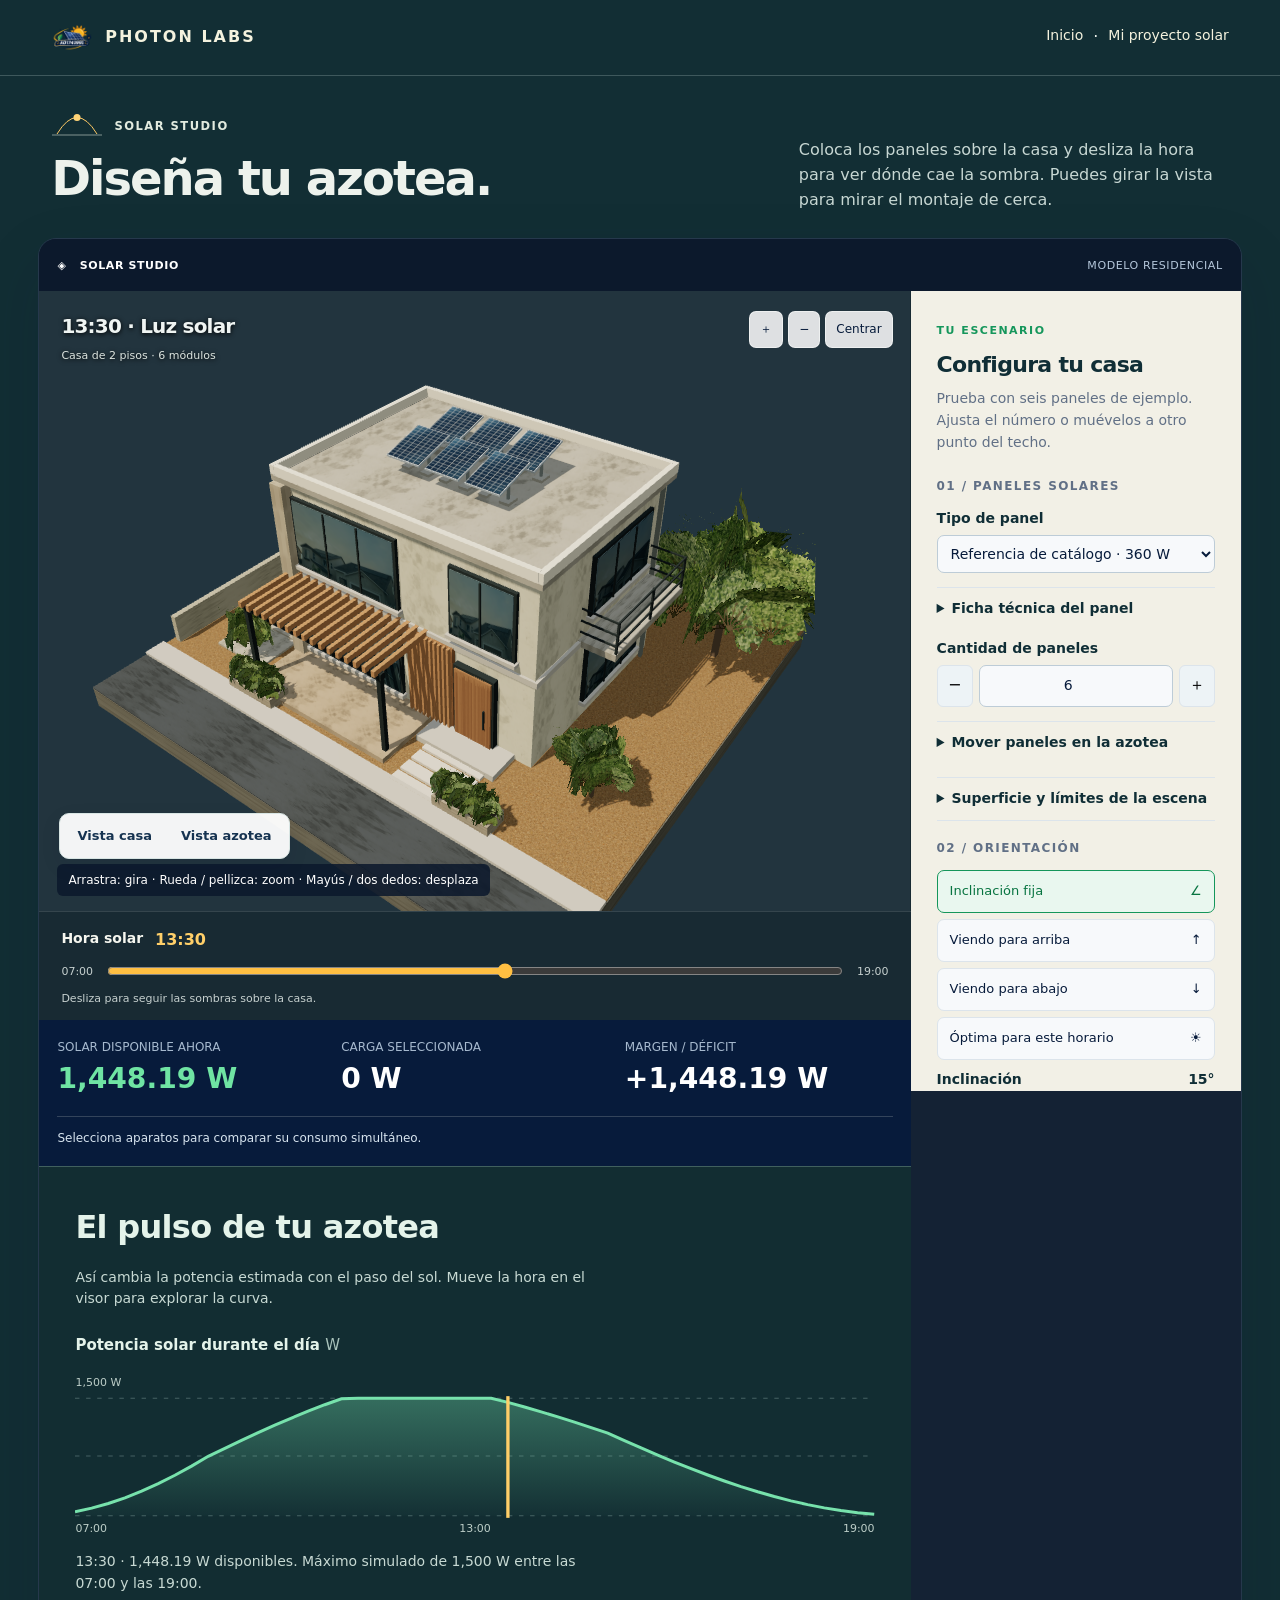
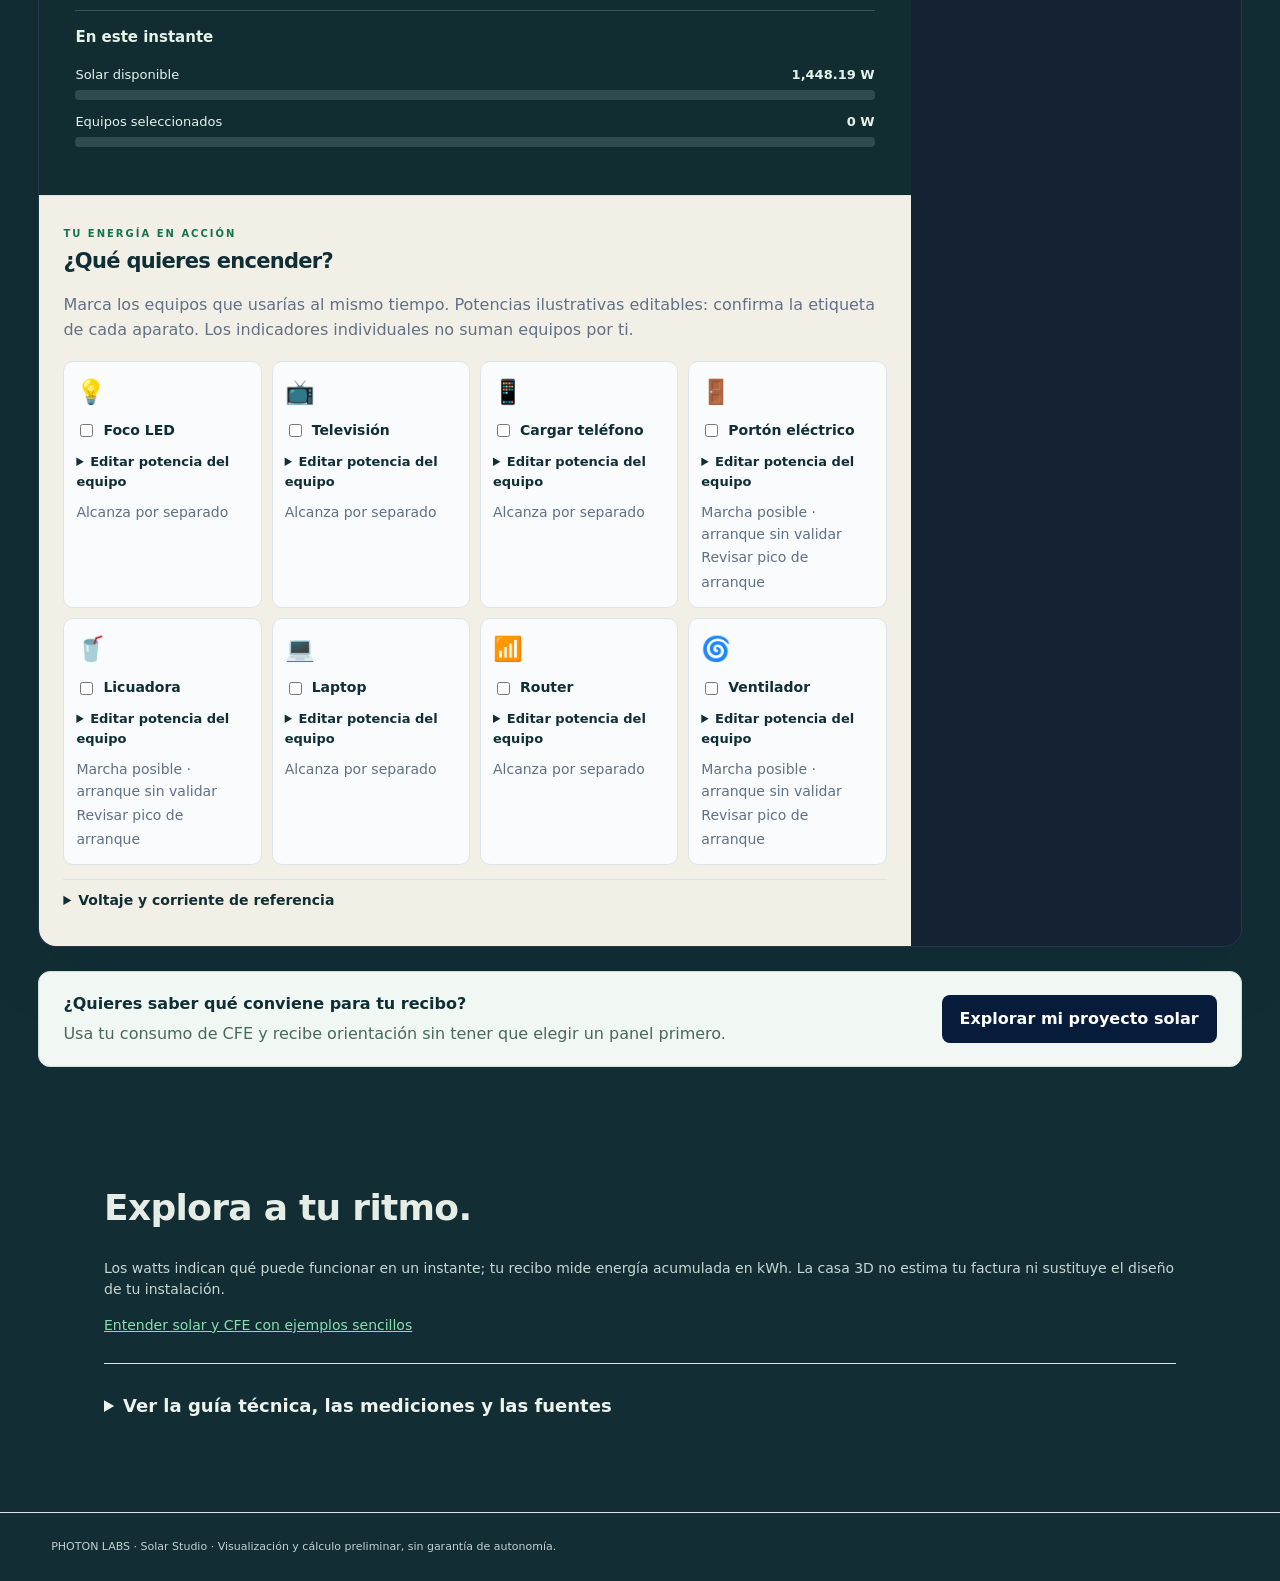
<file: simulador.html>
<!doctype html><html lang="es"><head><meta charset="utf-8"><meta name="viewport" content="width=device-width,initial-scale=1"><title>Solar Studio | Photon Labs</title><link rel="icon" href="assets/emblema-a01743991.png"><style>
:root{--navy:#071b3b;--green:#15965b;--gold:#ffb51b;--muted:#617086;--line:#dce4eb}*{box-sizing:border-box}body{margin:0;background:#f2f5f8;color:var(--navy);font:14px/1.55 system-ui,sans-serif}a{color:var(--green)}button,input,select{font:inherit}button{cursor:pointer}header{height:76px;padding:0 4%;display:flex;align-items:center;justify-content:space-between;background:white;border-bottom:1px solid var(--line)}.brand{display:flex;align-items:center;gap:12px;font-weight:800;letter-spacing:2px}.brand img{width:42px;height:42px;object-fit:contain}header a{font-size:12px;text-decoration:none}.intro{padding:32px 4% 26px;display:flex;align-items:end;justify-content:space-between;gap:24px}.eyebrow{font-size:10px;font-weight:800;letter-spacing:2px;color:var(--green)}h1{font-size:clamp(30px,4vw,48px);letter-spacing:-2px;line-height:1.1;margin:8px 0}h2{font-size:25px;letter-spacing:-.7px}h3{font-size:17px}.intro p{max-width:430px;color:var(--muted);margin:0}.studio{margin:0 3%;border-radius:14px;overflow:hidden;border:1px solid #26384c;background:#142234;box-shadow:0 20px 50px #071b3b15}.toolbar{height:46px;background:#0c192c;color:#b5c7db;display:flex;align-items:center;justify-content:space-between;padding:0 18px;font-size:11px;letter-spacing:.6px}.toolbar b{color:#fff}.workspace{display:grid;grid-template-columns:minmax(0,1fr) 330px}.viewcol{min-width:0;position:relative}.viewport{position:relative;height:620px;touch-action:none;background:#c5d8e4;overflow:hidden}.viewport canvas{display:block;width:100%;height:100%}.scene-label{position:absolute;left:22px;top:20px;pointer-events:none}.scene-label b{display:block;font-size:20px}.scene-label span{font-size:11px}.viewtools{position:absolute;top:20px;right:18px;display:flex;gap:5px}.viewtools button{border:1px solid #ffffff80;border-radius:7px;background:#ffffffd9;color:var(--navy);padding:8px 10px;font-size:12px}.hint{position:absolute;bottom:15px;left:18px;color:#fff;background:#0c192cbf;border-radius:6px;padding:7px 11px;font-size:11px;pointer-events:none}.results{padding:18px;background:#102038;color:#d7e4ef;display:grid;grid-template-columns:1fr 1fr 1fr;gap:16px}.results small{font-size:10px;color:#a6b9ce;display:block}.results strong{font-size:clamp(20px,2.2vw,30px);color:white}.results .solar{color:#6fe4a3}.balance{grid-column:1/-1;font-size:12px;padding-top:12px;border-top:1px solid #33445b}.sidebar{background:#fff;padding:22px;max-height:800px;overflow-y:auto;scrollbar-width:thin}.sidebar h2{font-size:19px;margin:0 0 18px}.group{border-top:1px solid var(--line);padding:18px 0 4px}.group-title{font-size:10px;letter-spacing:1.4px;font-weight:800;color:var(--muted);margin-bottom:12px}label{font-size:12px;font-weight:600;display:block;margin:9px 0 5px}select,input[type=number]{width:100%;border:1px solid #bdccd7;background:#f7f9fb;border-radius:7px;padding:9px;color:var(--navy)}.seg{display:flex;gap:5px}.seg button{flex:1;border:1px solid var(--line);background:#f7f9fb;border-radius:7px;color:#53657b;padding:9px 4px;font-size:11px}.seg button[aria-pressed=true]{background:var(--navy);color:white;border-color:var(--navy)}.orient{display:grid;gap:6px}.orient button{text-align:left;border:1px solid var(--line);border-radius:7px;padding:9px 12px;background:#f7f9fb;color:var(--navy);font-size:12px}.orient button[aria-pressed=true]{border-color:var(--green);background:#e9f7ef;color:#087441}.orient button span{float:right}.small{font-size:11px;color:var(--muted)}.pill{display:inline-block;border-radius:20px;padding:4px 8px;background:#e8f5ed;color:#097444;font-size:11px}.quantity{display:grid;grid-template-columns:36px 1fr 36px;gap:6px}.quantity button{background:#edf3f6;border:1px solid var(--line);border-radius:6px}.quantity input{text-align:center}.devices-section{padding:24px;background:#fff;border-top:1px solid var(--line)}.devices-section h2{margin:0 0 4px;font-size:21px}.devices{display:grid;grid-template-columns:repeat(4,1fr);gap:10px;margin-top:18px}.device{padding:12px;border:1px solid var(--line);border-radius:10px;position:relative;background:#f9fbfc}.device:has(input:checked){border-color:var(--green);background:#edf8f1}.device label{display:flex;align-items:center;gap:7px;cursor:pointer;font-size:12px}.icon{font-size:24px;display:block}.device .status{font-size:10px;display:block;color:#607085;min-height:30px}.device input[type=number]{padding:4px;font-size:11px}.device .watts{display:flex;align-items:center;gap:5px}.device input[type=checkbox]{accent-color:var(--green)}.guide{max-width:1120px;padding:65px 24px;margin:auto}.guide>h2{font-size:36px;line-height:1.15;max-width:650px}.guide-grid{display:grid;grid-template-columns:repeat(3,1fr);gap:25px}.guide article{padding:20px 0;border-top:2px solid #d4e0e9}.guide article b{color:var(--green);font-size:11px}.guide p{color:#526780}.card{background:#fff;border:1px solid var(--line);padding:25px;border-radius:12px;margin-top:24px}.row{display:flex;gap:8px;flex-wrap:wrap}.row button{border:1px solid var(--line);border-radius:6px;padding:8px;background:white}.row button[aria-pressed=true]{background:var(--navy);color:white}table{border-collapse:collapse;width:100%;font-size:13px}td,th{text-align:left;padding:12px;border-bottom:1px solid var(--line)}.scroll{overflow:auto}.note{border-left:3px solid var(--gold);padding:12px;background:#fff8e8}summary{cursor:pointer;font-weight:700;margin:10px 0}footer{padding:25px 4%;font-size:11px;color:var(--muted);border-top:1px solid var(--line)}[hidden]{display:none!important}:focus-visible{outline:3px solid #15965b;outline-offset:3px}@media(min-width:1500px){.viewport{height:700px}}@media(max-width:1000px){.workspace{grid-template-columns:minmax(0,1fr) 290px}.sidebar{padding:16px}.devices{grid-template-columns:repeat(2,1fr)}}@media(max-width:720px){.intro{display:block}.intro p{margin-top:15px}.studio{margin:0 12px}.workspace{grid-template-columns:1fr}.viewport{height:420px}.sidebar{max-height:none}.guide-grid{grid-template-columns:1fr}.results{gap:8px}.results strong{font-size:20px}.toolbar{font-size:9px}.guide{padding:40px 20px}.guide>h2{font-size:29px}.hint{font-size:9px;left:8px}.scene-label{left:12px}.viewtools{right:10px}.viewtools button{padding:6px}.devices-section{padding:18px}}@media(prefers-reduced-motion:reduce){*{scroll-behavior:auto!important}}
.quote-bridge{margin:0 3% 24px;padding:20px 24px;border:1px solid #cce1d5;background:#eaf6ef;border-radius:12px;display:flex;align-items:center;justify-content:space-between;gap:24px}.quote-bridge p{margin:5px 0 0;color:#4a685b}.quote-bridge a{background:var(--navy);color:white;padding:12px 18px;border-radius:8px;text-decoration:none;font-weight:700;white-space:nowrap}.quiet-detail{border-top:1px solid var(--line);margin-top:14px}.quiet-detail summary{font-size:14px}.guide-details{margin-top:26px;border-top:1px solid var(--line);padding:18px 0}.guide-details>summary{font-size:18px}.sidebar label,.sidebar select,.sidebar input,.small,.guide p{font-size:14px}.devices-section>p,.quote-bridge p{font-size:16px}.sidebar .group-title{font-size:12px}.sidebar summary{font-size:14px}.intro p{font-size:16px}header a{font-size:14px}.device .watts input{max-width:100%}.device details summary{font-size:13px}.device details{grid-column:1/-1}.guide-details .guide-grid{margin-top:20px}header nav{display:flex;gap:10px}body{font-size:16px}@media(max-width:720px){.quote-bridge{margin:0 12px 22px;display:block;padding:18px}.quote-bridge a{display:inline-block;margin-top:14px;white-space:normal}.toolbar span{display:none}header .brand{font-size:12px;gap:8px;letter-spacing:1px}header nav{font-size:12px;gap:5px}header a{font-size:12px}}
.device label,.device .status{font-size:14px}.results small{font-size:12px}.device input[type=number]{font-size:14px}
.view-switch{position:absolute;z-index:2;left:20px;bottom:52px;display:flex;padding:4px;gap:3px;border:1px solid #d8e5e3;background:#fffffff2;border-radius:10px;box-shadow:0 7px 20px #071b3b16}.view-switch button{border:0;background:transparent;color:#163351;padding:8px 13px;border-radius:7px;font-size:13px;font-weight:700}.view-switch button:hover,.view-switch button:focus-visible{background:#e5f4ec}.panel-kicker{font-weight:800;letter-spacing:1.5px;color:#15965b;font-size:11px}.panel-intro{color:#617086;font-size:14px;margin:-8px 0 24px}.sidebar{padding:26px;background:#fff}.sidebar h2{font-size:22px;letter-spacing:-.7px;margin:6px 0 14px}.intro{padding-top:38px}.intro h1{letter-spacing:-2px}.toolbar{height:52px}.viewport{background:#c5d8e4}.hint{font-size:12px}.devices-section{background:#fff}.results{background:#071b3b}.studio{box-shadow:0 25px 65px #071b3b20;border-radius:18px}.quote-bridge{background:#f1f8f3}.seg button,.orient button{font-size:13px}.seg button{min-height:42px}.orient button{min-height:43px}@media(max-width:720px){.view-switch{left:10px;bottom:48px}.view-switch button{font-size:12px;padding:7px 9px}.hint{font-size:10px}.viewtools{top:14px}.scene-label b{font-size:16px}.view-switch{max-width:calc(100% - 20px)}}

.viewport{background:#182a33}.scene-label{color:#eff4f2;text-shadow:0 1px 5px #000}.scene-label span{color:#dce4df}.scene-label b{letter-spacing:-.04em}
.daylight{padding:16px 22px 13px;background:#182a33;color:#f5f6ef;border-top:1px solid #ffffff20}
.daylight>div:first-child,.sun-track{display:flex;align-items:center;gap:12px}
.daylight label{margin:0;font-size:14px}.daylight output{font:700 16px/1.2 system-ui;color:#ffcf69;font-variant-numeric:tabular-nums}
.sun-track{margin-top:4px}.sun-track span,.daylight p{font-size:11px;color:#c6d0cf}.daylight p{margin:2px 0 0}.sun-track input{flex:1;min-width:0;accent-color:#ffbf42}
input[type=range]{width:100%;min-height:30px;cursor:pointer}.sidebar input[type=range]{accent-color:#138652}
#tilt-value{float:right}.viewport.placing,.viewport.placing canvas{cursor:crosshair}
#place-array{border:1px solid #829d90;border-radius:7px;padding:9px 12px;color:#104d37;background:#f1f8f3;font-weight:650}
#place-array[aria-pressed=true]{background:#154d3b;color:white}.quote-bridge{margin-top:24px}.hint{background:#0c192cdd}
@media(max-width:720px){.viewcol{display:contents}.viewport{order:0;height:clamp(340px,74vw,440px)}.daylight{order:1}.sidebar{order:2}.results{order:3}.devices-section{order:4}.scene-label{top:13px}.daylight{padding:12px 16px}.quote-bridge{margin-top:16px}}
</style><link rel="stylesheet" href="assets/ambiente.css"><link rel="stylesheet" href="assets/movimiento.css"><script defer src="assets/gsap.min.js"></script><script defer src="assets/entradas.js"></script></head><body class="ambiente simulador"><div class="load-ray" aria-hidden="true"><i></i></div><header><div class="brand"><img src="assets/emblema-a01743991.png" alt="Emblema Photon Labs">PHOTON LABS</div><nav><a href="index.html">Inicio</a> · <a href="cotizador.html">Mi proyecto solar</a></nav></header><main><section class="intro"><div><div class="solar-sign"><svg aria-hidden="true" viewBox="0 0 52 24" width="52" height="24"><path class="horizon" d="M1 21h50"/><path class="orbit-line" pathLength="1" d="M6 20Q26 -13 46 20"/><g class="orbit-sun"><circle cx="0" cy="0" r="3.5"/></g></svg><span>Solar Studio</span></div><h1>Diseña tu azotea.</h1></div><p>Coloca los paneles sobre la casa y desliza la hora para ver dónde cae la sombra. Puedes girar la vista para mirar el montaje de cerca.</p></section><section class="studio"><div class="toolbar"><b>◈ &nbsp; SOLAR STUDIO</b><span>MODELO RESIDENCIAL</span></div><div class="workspace"><div class="viewcol"><div id="viewport" class="viewport" tabindex="0" aria-label="Casa 3D. Arrastra para girar, rueda para acercar, Mayús y arrastrar para desplazar. Flechas para girar, más y menos para zoom."><div class="scene-label"><b id="scene-time">Luz de mediodía</b><span id="scene-description">Casa de 1 piso · 1 módulo</span></div><div class="view-switch" role="group" aria-label="Vistas de la casa"><button id="view-house" type="button">Vista casa</button><button id="view-roof" type="button">Vista azotea</button></div><div class="viewtools"><button id="zoom-in" aria-label="Acercar">＋</button><button id="zoom-out" aria-label="Alejar">−</button><button id="reset">Centrar</button></div><div class="hint">Arrastra: gira · Rueda / pellizca: zoom · Mayús / dos dedos: desplaza</div></div><div class="daylight"><div><label for="solar-hour">Hora solar</label><output id="hour-readout" for="solar-hour">13:30</output></div><div class="sun-track"><span>07:00</span><input id="solar-hour" type="range" min="420" max="1140" step="15" value="810" aria-describedby="time-help"><span>19:00</span></div><p id="time-help">Desliza para seguir las sombras sobre la casa.</p></div><div class="results" aria-live="polite"><div><small>SOLAR DISPONIBLE AHORA</small><strong id="instant" class="solar">—</strong></div><div><small>CARGA SELECCIONADA</small><strong id="demand">0 W</strong></div><div><small>MARGEN / DÉFICIT</small><strong id="margin">—</strong></div><div id="balance" class="balance"></div></div><section class="analysis-card" aria-labelledby="curve-title">
<h2 id="curve-title">El pulso de tu azotea</h2><p>Así cambia la potencia estimada con el paso del sol. Mueve la hora en el visor para explorar la curva.</p>
<figure id="curve-figure"><figcaption>Potencia solar durante el día <span>W</span></figcaption>
<div class="plot-row"><span id="axis-max"></span><svg viewBox="0 0 720 118" preserveAspectRatio="none" role="img" aria-labelledby="curve-summary"><title id="curve-summary"></title><defs><linearGradient id="curve-fill" x2="0" y2="1"><stop stop-color="#72dfac" stop-opacity=".36"/><stop offset="1" stop-color="#72dfac" stop-opacity=".02"/></linearGradient></defs><path d="M0 4H720 M0 58H720 M0 114H720" stroke="#456163" stroke-dasharray="4 6"/><path id="curve-area" fill="url(#curve-fill)"/><path id="curve-line" fill="none" stroke="#77e2ac" stroke-width="3" vector-effect="non-scaling-stroke"/><line id="curve-marker" y1="2" y2="116" stroke="#ffce68" stroke-width="3"/></svg></div>
<div class="axis-time"><span>07:00</span><span>13:00</span><span>19:00</span></div></figure>
<p id="curve-note"></p><div id="power-bars"><h3>En este instante</h3><div>Solar disponible <strong id="bar-solar-text"></strong></div><meter id="bar-solar" aria-label="Solar disponible"></meter><div>Equipos seleccionados <strong id="bar-load-text"></strong></div><meter id="bar-load" aria-label="Demanda de equipos"></meter></div></section><section class="devices-section"><span class="eyebrow">TU ENERGÍA EN ACCIÓN</span><h2>¿Qué quieres encender?</h2><p class="small">Marca los equipos que usarías al mismo tiempo. Potencias ilustrativas editables: confirma la etiqueta de cada aparato. Los indicadores individuales no suman equipos por ti.</p><div id="loads" class="devices"></div><details class="quiet-detail"><summary>Voltaje y corriente de referencia</summary><p id="electrical" class="small"></p></details></section></div><aside class="sidebar"><span class="panel-kicker">TU ESCENARIO</span><h2>Configura tu casa</h2><p class="panel-intro">Prueba con seis paneles de ejemplo. Ajusta el número o muévelos a otro punto del techo.</p><div class="group-title">01 / PANELES SOLARES</div><label for="panel">Tipo de panel</label><select id="panel"><option value="0">Panel experimental · potencia pendiente</option><option value="1">Referencia de catálogo · 20 W</option><option value="2">Referencia de catálogo · 115 W</option><option value="3" selected>Referencia de catálogo · 360 W</option></select><details class="quiet-detail"><summary>Ficha técnica del panel</summary><p id="specs" class="small"></p></details><div id="base-input"><label for="base-watts">Potencia de tu etiqueta (W)</label><input type="number" id="base-watts" min="0.1" max="1000" step="any" placeholder="Pendiente de confirmar"><p class="small">Si no conoces la potencia, elige un panel de referencia. Los valores experimentales están en la guía técnica.</p></div><label for="quantity">Cantidad de paneles</label><div class="quantity"><button id="less" aria-label="Quitar un panel">−</button><input id="quantity" type="number" min="1" max="24" step="1" value="6"><button id="more" aria-label="Agregar un panel">＋</button></div><details class="quiet-detail" id="placement"><summary>Mover paneles en la azotea</summary><button type="button" id="place-array" aria-pressed="false">Elegir punto en la azotea</button><p class="small" id="placement-help" role="status">Elige un punto en el modelo o usa los dos ajustes.</p><label for="offset-x">Izquierda / derecha</label><input id="offset-x" type="range" min="-100" max="100" value="0"><label for="offset-z">Fondo / frente</label><input id="offset-z" type="range" min="-100" max="100" value="0"></details><details class="quiet-detail"><summary>Superficie y límites de la escena</summary><p id="fit" class="small"></p></details><div class="group"><div class="group-title">02 / ORIENTACIÓN</div><div class="orient" id="orientations"><button data-orientation="fixed" aria-pressed="true">Inclinación fija <span>∠</span></button><button data-orientation="up" aria-pressed="false">Viendo para arriba <span>↑</span></button><button data-orientation="down" aria-pressed="false">Viendo para abajo <span>↓</span></button><button data-orientation="optimal" aria-pressed="false">Óptima para este horario <span>☀</span></button></div><div id="tilt-controls"><label for="tilt">Inclinación <output id="tilt-value" for="tilt">15°</output></label><input id="tilt" type="range" min="0" max="60" value="15" step="1"></div><p id="orientation-note" class="small"></p></div><div class="group"><div class="group-title">03 / HORARIO</div><div class="seg"><button data-time="day" aria-pressed="false">09:00</button><button data-time="noon" aria-pressed="false">12:00</button><button data-time="night" aria-pressed="false">☾ Noche</button></div><details class="quiet-detail"><summary>Datos de este escenario de luz</summary><p id="sun-note" class="small"></p></details></div><div class="group"><div class="group-title">04 / TU CASA</div><div class="seg"><button data-floors="1" aria-pressed="false">1 piso</button><button data-floors="2" aria-pressed="true">2 pisos</button></div><p class="small">Un segundo piso no duplica la azotea ni la producción. Agrega los equipos que necesitas.</p></div><details class="group"><summary>Supuestos del sistema</summary><label for="inverter">Límite del inversor (W)</label><input id="inverter" type="number" min="1" max="100000" value="1500"><label for="factor">Factor global de entrega (%)</label><input id="factor" type="number" min="1" max="100" value="80"><p class="small">80% es un supuesto didáctico de pérdidas combinadas, no una eficiencia garantizada. Sin batería ni aporte de la red en los resultados.</p><p class="small">Azotea representada: 8 × 6 m. Se reserva un 30% del área como aproximación; la distribución 3D es ilustrativa, no un plano de instalación.</p></details></aside></div></section><div class="quote-bridge"><div><strong>¿Quieres saber qué conviene para tu recibo?</strong><p>Usa tu consumo de CFE y recibe orientación sin tener que elegir un panel primero.</p></div><a href="cotizador.html">Explorar mi proyecto solar</a></div><section class="guide"><h2>Explora a tu ritmo.</h2><p>Los watts indican qué puede funcionar en un instante; tu recibo mide energía acumulada en kWh. La casa 3D no estima tu factura ni sustituye el diseño de tu instalación.</p><p><a href="cotizador.html#cfe">Entender solar y CFE con ejemplos sencillos</a></p><details class="guide-details"><summary>Ver la guía técnica, las mediciones y las fuentes</summary><span class="eyebrow">ANTES DE ELEGIR TU SISTEMA</span><h2>La mejor instalación empieza por entender tu consumo.</h2><p>No necesitas el panel con más voltaje: necesitas un sistema que combine tu consumo, el espacio disponible y equipos eléctricamente compatibles.</p><div class="guide-grid"><article><b>01 / POTENCIA Y ENERGÍA</b><h3>Qué enciendes y cuánto tiempo.</h3><p>Los watts (W) indican la potencia instantánea. Los kilowatt-hora (kWh) indican energía: un equipo de 100 W durante 5 horas consume 0.5 kWh. Revisa tus recibos y horarios para dimensionar la instalación; este visor compara potencia en un instante.</p></article><article><b>02 / EL PANEL CORRECTO</b><h3>Más voltaje no significa más energía.</h3><p>En un mismo punto de operación, P = V × I, con I en amperes. Aquí las corrientes se muestran en mA: divide entre 1000 antes de multiplicar. Compara Wp, dimensiones, garantía y la ficha técnica; Vmp, Voc e Imp deben ser compatibles con el inversor y su MPPT.</p></article><article><b>03 / SOL Y ORIENTACIÓN</b><h3>La luz necesita llegar al frente.</h3><p>El modo óptimo orienta la cara activa perpendicular a los rayos del sol simulado. Es seguimiento ideal, no una recomendación de mover manualmente tus paneles. Una instalación fija se diseña con ubicación, trayectoria solar anual, sombras y estructura.</p></article><article><b>04 / NOCHE Y RESPALDO</b><h3>De noche cambia la fuente.</h3><p>Sin sol, los paneles no entregan potencia útil en este modelo. La red puede suministrar tu consumo; para respaldo necesitas baterías y un inversor adecuado. Una instalación interconectada convencional no garantiza energía durante un apagón.</p></article><article><b>05 / UNO O DOS PISOS</b><h3>Importan azotea y cargas.</h3><p>Una casa de dos pisos puede tener la misma azotea que una de uno. Más habitaciones suelen añadir consumo, pero no generación. La instalación real también requiere revisar resistencia, accesos, viento, sombras y longitud del cableado.</p></article><article><b>06 / MOTORES Y SIMULTANEIDAD</b><h3>Arrancar no es lo mismo que funcionar.</h3><p>Un portón, una licuadora o un refrigerador pueden demandar un pico al arrancar. Que la potencia de marcha alcance no confirma que arranquen: verifica el pico, su duración y la capacidad del inversor. Los estados del visor comparan marcha únicamente.</p></article></div><div class="card"><h3>Cómo interpretar esta simulación</h3><p>Es un escenario de luz directa: <b>Pdc = N × Wp × (G / 1000) × max(0, cos θ)</b>. La potencia entregable es el menor valor entre Pdc multiplicada por el factor global y el límite del inversor. θ es el ángulo entre los rayos y la normal de la cara activa.</p><p>El recorrido interpola escenarios de luz entre las 07:00 y las 19:00. A las 09:00 usa 30° y 700 W/m², a las 12:00 usa 75° y 1000 W/m². El modo noche lleva la irradiancia a cero. La inclinación fija mira al sur del modelo. Las sombras del visor son visuales y no se descuentan de los watts. No son datos meteorológicos de Culiacán ni un cálculo astronómico. El modo hacia abajo produce cero luz directa frontal; no modela luz difusa, reflexión ni módulos bifaciales.</p><p>Se omiten temperatura, sombras entre módulos, suciedad variable y curvas eléctricas reales. La escena no sustituye un levantamiento ni predice ahorro. Los voltajes de catálogo son referencias STC; la corriente calculada a Vmp es una equivalencia, no una medición.</p><p class="note">Tu panel permanece como opción base. Hasta conocer su potencia nominal, el visor muestra «Pendiente» en vez de inventar su capacidad.</p></div><section class="card"><span class="eyebrow">MEDICIONES DE TU PANEL / CORRIENTE EN mA</span><h2>Tu experimento, en las mismas unidades</h2><div class="row" id="poses"><button type="button" data-pose="0" aria-pressed="true">Viendo para abajo</button><button type="button" data-pose="1" aria-pressed="false">Viendo para arriba</button><button type="button" data-pose="2" aria-pressed="false">Perpendicular al sol</button></div><p id="reading" class="pill"></p><div class="scroll"><table><thead><tr><th>Orientación</th><th>Voltaje</th><th>Corriente</th></tr></thead><tbody><tr><td>Hacia abajo</td><td>8.94 V</td><td>−2.22 mA</td></tr><tr><td>Hacia arriba</td><td>19.83 V</td><td>0.0269 mA</td></tr><tr><td>Perpendicular al sol</td><td>19.34 V</td><td>3.52 mA</td></tr></tbody></table></div><p class="small">Se conserva el signo de la lectura hacia abajo. La lectura hacia arriba equivale a 0.0269 mA. Fuente de las lecturas: fotografías de Axel López.</p></section><div class="card"><h3>Referencias y siguiente paso</h3><p>Materiales de la casa de Poly Haven · <a href="https://polyhaven.com/a/concrete_wall_003">Concreto</a> y <a href="https://polyhaven.com/a/gravel_floor">grava</a>.</p><ul><li><a href="https://www.victronenergy.com/upload/documents/Datasheet-BlueSolar-Monocrystalline-Panels-ES.pdf" target="_blank" rel="noopener">Victron Energy · ficha BlueSolar, p. 1</a>. 20, 115 y 360 W; valores STC. La ficha marca estos modelos como descatalogados: referencias comparativas, no inventario disponible.</li><li><a href="https://www.pvsyst.com/help/project-design/shadings/backtracking-strategy/cosine-effect.html" target="_blank" rel="noopener">PVsyst · efecto coseno en la captación solar</a>.</li><li><a href="https://www.energy.gov/cmei/systems/homeowners-guide-solar" target="_blank" rel="noopener">U.S. Department of Energy · planificación de un sistema solar residencial</a>.</li></ul><p>Para una cotización, prepara tus recibos, fotos y dimensiones de la azotea y los equipos que quieres respaldar. Con eso se puede estudiar la producción local, el inversor y la batería necesarios.</p><a href="cotizador.html">Preparar mi solicitud de cotización</a></div></details></section></main><footer>PHOTON LABS · Solar Studio · Visualización y cálculo preliminar, sin garantía de autonomía.</footer><script src="assets/three.min.js"></script><script src="assets/arquitectura.js"></script><script src="assets/visor-canvas.js"></script><script src="assets/casa-solar.js"></script></body></html>
</file>
<file: assets/ambiente.css>
body.ambiente,.ambiente .page{background:#122e34;color:#edf2ec}
.ambiente .page{background:radial-gradient(ellipse at 94% 25%,#214a49 0,transparent 55%),#122e34}
.ambiente header{background:transparent;border-color:#3e585c}
.ambiente header a,.ambiente header .brand,.ambiente .brand-name,.ambiente header nav a{color:#f4f2de}
.ambiente .brand-name span,.ambiente .section-heading>p,.ambiente .intro p,.ambiente .hero .lead,.index .commercial>p,.index .process li p,.index .commercial>.section-label,.ambiente .guide p,.ambiente footer p,.ambiente footer a,.ambiente .cfe-copy p,.ambiente .faq details p{color:#c7d7d3}
.ambiente .eyebrow,.ambiente .section-label,.cotizador h1 span,.ambiente .guide a,.ambiente .faq a,.ambiente .cfe-copy a{color:#86dfac}
.ambiente .commercial:has(.solutions) h2,.index .commercial h2{color:#edf2ec}
.ambiente :is(.solutions article,.quote-start,.quote form,.planner,.request-section,.flow-card,.sidebar,.devices-section,.guide .card,.quote-bridge){color:#102e36}
.ambiente :is(.solutions article,.quote-start,.planner,.request-section,.flow-card,.sidebar,.devices-section,.guide .card){background:#f2f0e6}
.ambiente :is(.planner,.request-section,.devices-section,.card) .eyebrow,.ambiente .guide .card a{color:#14744c}
.ambiente .guide .card p{color:#465f68}.index .quote>div:first-child>p{color:#cad9d5}.ambiente .footer-left strong,.ambiente .student-mark span,.ambiente footer{color:#c2d1ce}
.analysis-card{order:3;padding:clamp(18px,3vw,36px);background:#122d32;color:#e4f3ea;border-top:1px solid #40605e}
.analysis-card h2{margin:0;font-size:clamp(23px,3vw,32px)}.analysis-card p{font-size:14px;color:#c7d9d3;max-width:58ch}.analysis-card figure{margin:24px 0 8px}.analysis-card figcaption,.analysis-card h3{font-weight:700;font-size:15px}.analysis-card figcaption span{color:#a8c2ba;font-weight:400}
.plot-row{margin:12px 0 0}.plot-row span,.axis-time{font-size:11px;color:#bdcec8}.plot-row svg{display:block;width:100%;height:126px}.axis-time,#power-bars div{display:flex;justify-content:space-between}
#power-bars{border-top:1px solid #39565a;margin-top:16px}#power-bars div{font-size:13px}#power-bars meter{display:block;width:100%;height:10px;margin:5px 0 12px;appearance:none;background:#304b50;border:0;border-radius:4px}meter::-webkit-meter-bar{background:#304b50;border:none}meter::-webkit-meter-optimum-value{background:#77e2ac}#bar-load::-webkit-meter-optimum-value{background:#ffd077}meter::-moz-meter-bar{background:#77e2ac}#bar-load::-moz-meter-bar{background:#ffd077}
</file>
<file: assets/movimiento.css>
/* A horizon, its path and the sun share the same coordinates. */
.solar-sign{display:flex;align-items:center;gap:.7rem;margin-bottom:.85rem;font:700 .72rem/1.4 system-ui,sans-serif;letter-spacing:.13em;text-transform:uppercase;color:#e2ebdf}
.solar-sign svg{flex:none;overflow:visible}
.horizon,.orbit-line{fill:none;stroke:currentColor;stroke-width:1}
.horizon{opacity:.54}.orbit-line{stroke:#ffca65;stroke-dasharray:1}
.orbit-sun{fill:#ffd477;transform:translate(26px,3.5px)}
.load-ray{position:fixed;inset:0 0 auto;height:4px;z-index:9999;pointer-events:none;overflow:hidden}
.load-ray i{display:block;height:100%;background:linear-gradient(90deg,transparent,#79dfaf 42%,#ffcb66 88%,#fff1c9);transform-origin:left}
@media(prefers-reduced-motion:no-preference){
 .load-ray{animation:ray-timeout 2.4s both}
 .load-ray i{animation:ray-enter 1s cubic-bezier(.16,.7,.27,1) both}
 .load-ray.ready{animation:ray-finish .38s ease-out forwards}
 .solar-sign .orbit-line{animation:trace-orbit .85s ease-out both}
 [data-step]:not([hidden]){animation:step-arrival .38s cubic-bezier(.22,.7,.2,1) both}
 @supports(animation-timeline:view()){
  .solar-cover .cover-photo{animation:photo-travel linear both;animation-timeline:view();animation-range:exit}
 }

}
@keyframes photo-travel{from{transform:scale(1.015)}to{transform:translateY(3%) scale(1.075)}}
@keyframes trace-orbit{from{stroke-dashoffset:1}to{stroke-dashoffset:0}}
@keyframes ray-enter{from{transform:scaleX(.04)}to{transform:scaleX(.92)}}
@keyframes ray-timeout{0%,80%{opacity:1}100%{opacity:0}}
@keyframes ray-finish{from{opacity:1}to{opacity:0;transform:translateX(5%)}}
@keyframes step-arrival{from{opacity:.5;translate:12px 0}to{opacity:1;translate:0 0}}
@media(prefers-reduced-motion:reduce){.load-ray{display:none}}
@media(prefers-reduced-motion:no-preference){
 body.arriving::after{content:"";position:fixed;inset:0;z-index:9000;pointer-events:none;background:linear-gradient(110deg,#102f36,#24514e 91%,#ffcb66);transform-origin:left center;animation:solar-wipe .42s cubic-bezier(.22,.75,.3,1) both}
}
@keyframes solar-wipe{from{transform:scaleX(1);opacity:.84}to{transform:scaleX(0);opacity:0}}
</file>
<file: assets/cotizador.css>
:root{--navy:#071b3b;--green:#15965b;--gold:#ffb51b;--paper:#f4f7fb;--muted:#61718a;--line:#dce5ee;--white:#fff}*{box-sizing:border-box}html{scroll-behavior:smooth;scroll-padding-top:24px}body{margin:0;background:var(--paper);color:var(--navy);font:16px/1.65 'DM Sans',system-ui,sans-serif}button,input,select,textarea{font:inherit}button,a,input,select,textarea,summary{-webkit-tap-highlight-color:transparent}a{color:#087343;text-underline-offset:4px}button,summary{cursor:pointer}button{touch-action:manipulation}h1,h2,h3,.brand{font-family:Manrope,system-ui,sans-serif}h1{font-size:clamp(2.7rem,5.4vw,4.8rem);line-height:1.08;letter-spacing:-.055em;margin:0 0 24px}h1 span{color:var(--green)}h2{font-size:clamp(1.7rem,3vw,2.5rem);line-height:1.2;letter-spacing:-.04em;margin:10px 0 20px}h3{font-size:1.2rem;line-height:1.4;letter-spacing:-.025em}p{margin:0 0 18px}strong{font-weight:700}.topline{height:5px;background:linear-gradient(90deg,var(--green) 28%,var(--gold) 28% 66%,var(--navy) 66%)}.site-header,main,footer{width:min(1160px,calc(100% - 48px));margin:auto}.site-header{display:flex;justify-content:space-between;align-items:center;min-height:96px;gap:24px}.brand{display:inline-flex;align-items:center;gap:12px;font-weight:800;letter-spacing:2px;font-size:1rem;text-decoration:none;color:var(--navy)}.brand img{width:46px;height:46px;object-fit:contain}nav{display:flex;gap:26px}nav a{color:var(--navy);text-decoration:none;font-size:.9rem;font-weight:600}.hero{display:grid;grid-template-columns:1fr 300px;align-items:center;gap:60px;padding:54px 0 48px}.eyebrow{color:var(--green);font-size:.75rem;letter-spacing:2px;font-weight:800;margin-bottom:16px}.lead{font-size:1.1rem;color:var(--muted);max-width:640px;line-height:1.8}.hero-note{display:flex;gap:18px;align-items:center;font-size:.9rem;color:var(--muted)}.hero-note strong{color:var(--navy)}.sun-icon{font-size:3.5rem;color:#bc7900}.planner{display:grid;grid-template-columns:minmax(0,1fr) 300px;border:1px solid var(--line);border-radius:22px;background:white;box-shadow:0 22px 60px #071b3b09;overflow:hidden;align-items:stretch}.planner-main{padding:30px 40px 36px;min-width:0}.steps{list-style:none;padding:0 0 24px;margin:0 0 30px;display:flex;gap:24px;border-bottom:1px solid var(--line);font-size:.85rem;color:var(--muted)}.steps li{display:flex;align-items:center;gap:9px}.steps li span{display:grid;place-items:center;border:1px solid #c7d5df;width:28px;height:28px;border-radius:50%;font-size:.8rem}.steps [aria-current]{color:var(--green);font-weight:700}.steps [aria-current] span{background:var(--green);border-color:var(--green);color:white}.muted{color:var(--muted)}.field{margin:22px 0;min-width:0}label,legend{font-weight:600;font-size:.9rem}label{display:block;margin-bottom:8px}input:not([type=radio]):not([type=checkbox]),select,textarea{width:100%;min-width:0;padding:12px 14px;border:1px solid #bccbd8;border-radius:9px;background:#f9fbfd;color:var(--navy);min-height:49px}select{padding-right:32px}input:disabled,select:disabled{opacity:.55}input[type=radio],input[type=checkbox]{accent-color:var(--green);width:18px;height:18px;flex-shrink:0}input:focus-visible,button:focus-visible,a:focus-visible,summary:focus-visible,select:focus-visible,textarea:focus-visible{outline:3px solid #d3970d;outline-offset:4px}.field small,.small-note{display:block;font-size:.85rem;color:var(--muted);line-height:1.6;margin-top:8px}.fields{display:grid;grid-template-columns:1fr 1fr;gap:0 22px}.input-unit{position:relative}.input-unit input{padding-right:70px!important;font-size:1.45rem!important;font-weight:700}.input-unit>span{position:absolute;right:18px;top:15px;color:var(--muted)}.help,.technical{border-top:1px solid var(--line);border-bottom:1px solid var(--line);padding:15px 0;margin:20px 0}.help summary,.technical summary{font-weight:700;font-size:.9rem}.help p,.technical p{margin:16px 0;font-size:.9rem;color:var(--muted)}details[open]>summary{margin-bottom:16px}.receipt{padding:18px 20px;background:var(--paper);border-radius:10px;margin:18px 0;font-size:.85rem}.receipt>div{border-bottom:1px dashed #a9bacb;padding-bottom:12px;margin-bottom:12px}.receipt span{display:block;font-size:.8rem;color:var(--muted)}.receipt p{display:flex;justify-content:space-between;gap:15px;margin:8px 0}.receipt b{color:var(--green)}.check{display:flex;align-items:center;gap:10px;margin:24px 0 16px;font-size:.9rem}.check input{margin:0}.example-row{display:flex;align-items:center;gap:15px;flex-wrap:wrap}.text-button{color:var(--green);background:transparent;border:0;padding:6px 0;text-decoration:underline;text-underline-offset:4px;font-size:.9rem}.tag{background:#fff4d8;color:#79510a;padding:4px 10px;border-radius:5px;font-size:.8rem}.form-actions{display:flex;justify-content:space-between;align-items:center;gap:20px;border-top:1px solid var(--line);padding-top:24px;margin-top:28px}.form-actions>.small-note{max-width:240px;margin:0}.button{display:inline-flex;justify-content:center;align-items:center;background:var(--navy);border:1px solid var(--navy);border-radius:9px;padding:13px 20px;color:white;text-decoration:none;font-size:.9rem;font-weight:700;cursor:pointer;line-height:1.5}.button:hover{background:#173c65}.button.secondary{background:white;color:var(--navy);border-color:#bccbd8}.button.secondary:hover{background:#edf3f7}.planner-aside{background:#eaf3ef;padding:28px;position:relative}.planner-aside h3{font-size:1.5rem}.planner-aside p,.planner-aside a{font-size:.9rem}.planner-aside p:not(.eyebrow){color:#4a685b}.aside-rule{height:1px;background:#c9dcd2;margin:26px 0}.aside-art{height:190px;position:relative;margin-bottom:30px;overflow:hidden}.art-sun{position:absolute;right:8px;top:8px;width:65px;height:65px;background:var(--gold);border-radius:50%;box-shadow:0 0 0 13px #ffb51b20}.art-house{width:170px;height:93px;background:#fff;border:1px solid #cbded4;position:absolute;bottom:15px;left:12px;box-shadow:12px 12px 0 #ccdfd4;transform:skewY(-5deg)}.art-house:before{content:'';position:absolute;width:190px;height:12px;left:-10px;top:-12px;background:#a9c4b6}.art-panel{background:repeating-linear-gradient(90deg,transparent 0 23px,#90b3c2 24px 25px),repeating-linear-gradient(0deg,#153a56 0 18px,#90b3c2 19px 20px);width:114px;height:55px;position:absolute;top:-65px;left:22px;border:4px solid #8eafbf;transform:skewX(-22deg)}.art-window{width:40px;height:33px;background:#b1d2dd;position:absolute;top:25px;left:20px;border:4px solid var(--navy)}.art-door{width:27px;height:56px;background:#345346;position:absolute;right:22px;bottom:0}.choice-group{border:0;padding:0;margin:26px 0}.choice-group legend{margin-bottom:14px}.choice-grid{display:grid;gap:10px}.choice{border:1px solid var(--line);border-radius:10px;padding:16px 16px 16px 45px;position:relative;cursor:pointer;margin:0}.choice input{position:absolute;left:14px;top:19px;margin:0}.choice strong{display:block}.choice span{display:block;font-size:.85rem;font-weight:400;color:var(--muted)}.choice:has(input:checked){border-color:var(--green);background:#edf8f2}.tip{background:#edf7f2;color:#285d43;border-left:3px solid var(--green);padding:16px 18px;font-size:.9rem;border-radius:0 8px 8px 0;margin:20px 0}.segments{display:flex;border:1px solid var(--line);border-radius:9px;overflow:hidden;background:var(--paper);gap:4px;padding:4px}.segments label{flex:1;margin:0;position:relative;text-align:center;cursor:pointer}.segments input{position:absolute;opacity:0;left:8px;top:8px}.segments label span,.segments button{display:block;padding:10px 6px;border:0;border-radius:6px;font-size:.85rem;background:transparent;color:var(--navy);font-weight:600}.segments label:has(input:focus-visible){outline:3px solid #d3970d;outline-offset:3px}.segments input:checked+span,.segments button[aria-pressed=true]{background:var(--navy);color:white}.coverage{margin-bottom:10px}.comparison{margin:30px 0}.compare-row{margin:24px 0}.compare-row>div:first-child{display:flex;justify-content:space-between;gap:20px;align-items:center;font-size:.9rem;margin-bottom:10px}.compare-row strong{font-size:1.1rem}.energy-bar{display:flex;height:20px;border-radius:5px;overflow:hidden;background:var(--paper)}.energy-bar span{transition:width .25s}.sun-part{background:var(--green)}.grid-part{background:#173b61}.legend{display:flex;gap:16px;flex-wrap:wrap;font-size:.85rem;color:var(--muted)}.legend>span{display:flex;align-items:center;gap:7px}.legend i{width:10px;height:10px;border-radius:2px}.solar-key{background:var(--green)}.grid-key{background:#173b61}.size-card{border:1px solid #d8e5dc;background:#f6faf7;border-radius:12px;padding:22px;display:flex;gap:20px;align-items:center;margin-top:28px}.size-card h3{font-size:1.6rem;margin:8px 0 12px}.size-card p{margin:0;font-size:.9rem;color:var(--muted)}.size-card .eyebrow{font-size:.7rem}.size-icon{font-size:3rem;color:#ad780c}.advice p{padding:12px 0;border-bottom:1px solid var(--line);font-size:.9rem}.next-review{margin-top:28px}.next-review ul{padding-left:20px;font-size:.9rem;color:var(--muted)}li{margin-bottom:8px}.technical{margin-top:30px}.form-error{color:#a12626;font-size:.9rem}.section{padding:78px 0 0}.section-heading{display:flex;align-items:end;gap:50px;margin-bottom:30px}.section-heading>div{flex:1.2}.section-heading>p{flex:1;color:var(--muted)}.cfe-layout{display:grid;grid-template-columns:1fr 1fr;gap:40px;align-items:start}.flow-card{padding:24px;background:white;border:1px solid var(--line);border-radius:18px}.flow-controls button{flex:1}.flow-picture{height:165px;display:flex;align-items:center;justify-content:center;gap:12px}.flow-picture>div{text-align:center;font-size:2.5rem;line-height:1.2;color:var(--green);min-width:68px}.flow-picture small{display:block;font-size:.8rem;color:var(--muted);margin-top:14px}.flow-line{height:3px;background:var(--green);width:45px}.flow-line.inactive{background:#c8d3dd}.flow-card h3{margin-top:0}.flow-card p,.cfe-copy p{color:var(--muted);font-size:.95rem}.table-scroll{overflow:auto}table{width:100%;border-collapse:collapse;font-size:.85rem}th,td{text-align:left;padding:8px;border-bottom:1px solid var(--line)}caption{text-align:left;font-size:.85rem;color:var(--muted);padding:10px 0}.source-list{padding-left:18px;font-size:.85rem}.request-section{margin-top:70px;padding:40px;background:white;border:1px solid var(--line);border-radius:18px;display:grid;grid-template-columns:1fr 1fr;gap:45px}.request-section p{color:var(--muted)}.request-section .small-note{margin-top:20px}.request-section .field:first-child{margin-top:0}.request-section .button{max-width:100%}.faq{max-width:850px;margin:0 auto 80px}.faq details{border-bottom:1px solid var(--line);padding:20px 0}.faq summary{font-weight:600}.faq details p{color:var(--muted);margin:18px 0 0}footer{display:flex;align-items:center;justify-content:space-between;border-top:1px solid var(--line);gap:24px;padding:30px 0}footer p,footer>a:last-child{font-size:.8rem;color:var(--muted);margin:0}.sr-only{position:absolute;width:1px;height:1px;padding:0;margin:-1px;overflow:hidden;clip:rect(0,0,0,0);white-space:nowrap;border:0}[hidden]{display:none!important}@media(max-width:1000px){.planner{grid-template-columns:minmax(0,1fr) 250px}.planner-main{padding:28px}.planner-aside{padding:24px}.hero{gap:25px;grid-template-columns:1fr 240px}}@media(max-width:760px){.site-header,main,footer{width:calc(100% - 32px)}.site-header{min-height:84px;flex-wrap:wrap;gap:12px;padding:16px 0}.brand{font-size:.9rem}nav{gap:18px;width:100%;justify-content:space-between}nav a{font-size:.8rem}.hero{display:block;padding:36px 0 24px}.hero-note{margin-top:24px;font-size:.85rem}.sun-icon{font-size:2.5rem}.hero-note br:last-child{display:none}.planner{display:block;border-radius:15px}.planner-main{padding:24px 20px}.planner-aside{display:none}.steps{gap:12px;justify-content:space-between;font-size:.75rem}.steps li{gap:6px}.steps li span{width:23px;height:23px}.section-heading{display:block}.cfe-layout{grid-template-columns:1fr;gap:24px}.request-section{grid-template-columns:1fr;padding:26px 20px;gap:26px}.section{padding-top:50px}.request-section{padding-top:26px}.form-actions>.small-note{max-width:145px;font-size:.75rem}.button{padding:12px 15px;font-size:.85rem}.size-card{padding:18px}.size-icon{display:none}footer{flex-wrap:wrap}.flow-card{padding:18px}.section-heading>p{margin-top:20px}.fields{gap:0 16px}.segments label span{font-size:.8rem}.compare-row>div:first-child{gap:10px}.compare-row strong{font-size:.95rem}}@media(max-width:420px){.fields{grid-template-columns:1fr}.fields .field{margin:12px 0}.form-actions{gap:10px}.form-actions>.small-note{max-width:130px}.hero-note{gap:12px}.steps{gap:6px}.steps li{font-size:.7rem}.planner-main{padding:22px 16px}.flow-line{width:26px}.flow-picture{gap:8px}.flow-picture>div{min-width:60px}.compare-row>div:first-child{align-items:start;flex-direction:column;gap:2px}}@media(prefers-reduced-motion:reduce){html{scroll-behavior:auto}*{transition:none!important}}

.hero{grid-template-columns:minmax(0,1.2fr) minmax(230px,.8fr);padding:24px 0 32px}
.quote-photo{position:relative;margin:0;overflow:hidden;border-radius:16px;background:#d6dfe3}
.quote-photo img{display:block;width:100%;height:255px;object-fit:cover;object-position:50% 49%}
.quote-photo figcaption{position:absolute;bottom:7px;right:12px;font-size:10px}
.quote-photo a{color:white;background:#071b3bad;border-radius:3px;padding:2px 5px}
@media(max-width:760px){.quote-photo img{height:150px;object-position:center 43%}.hero{padding-top:24px}.hero .lead{margin-bottom:16px}}
</file>
